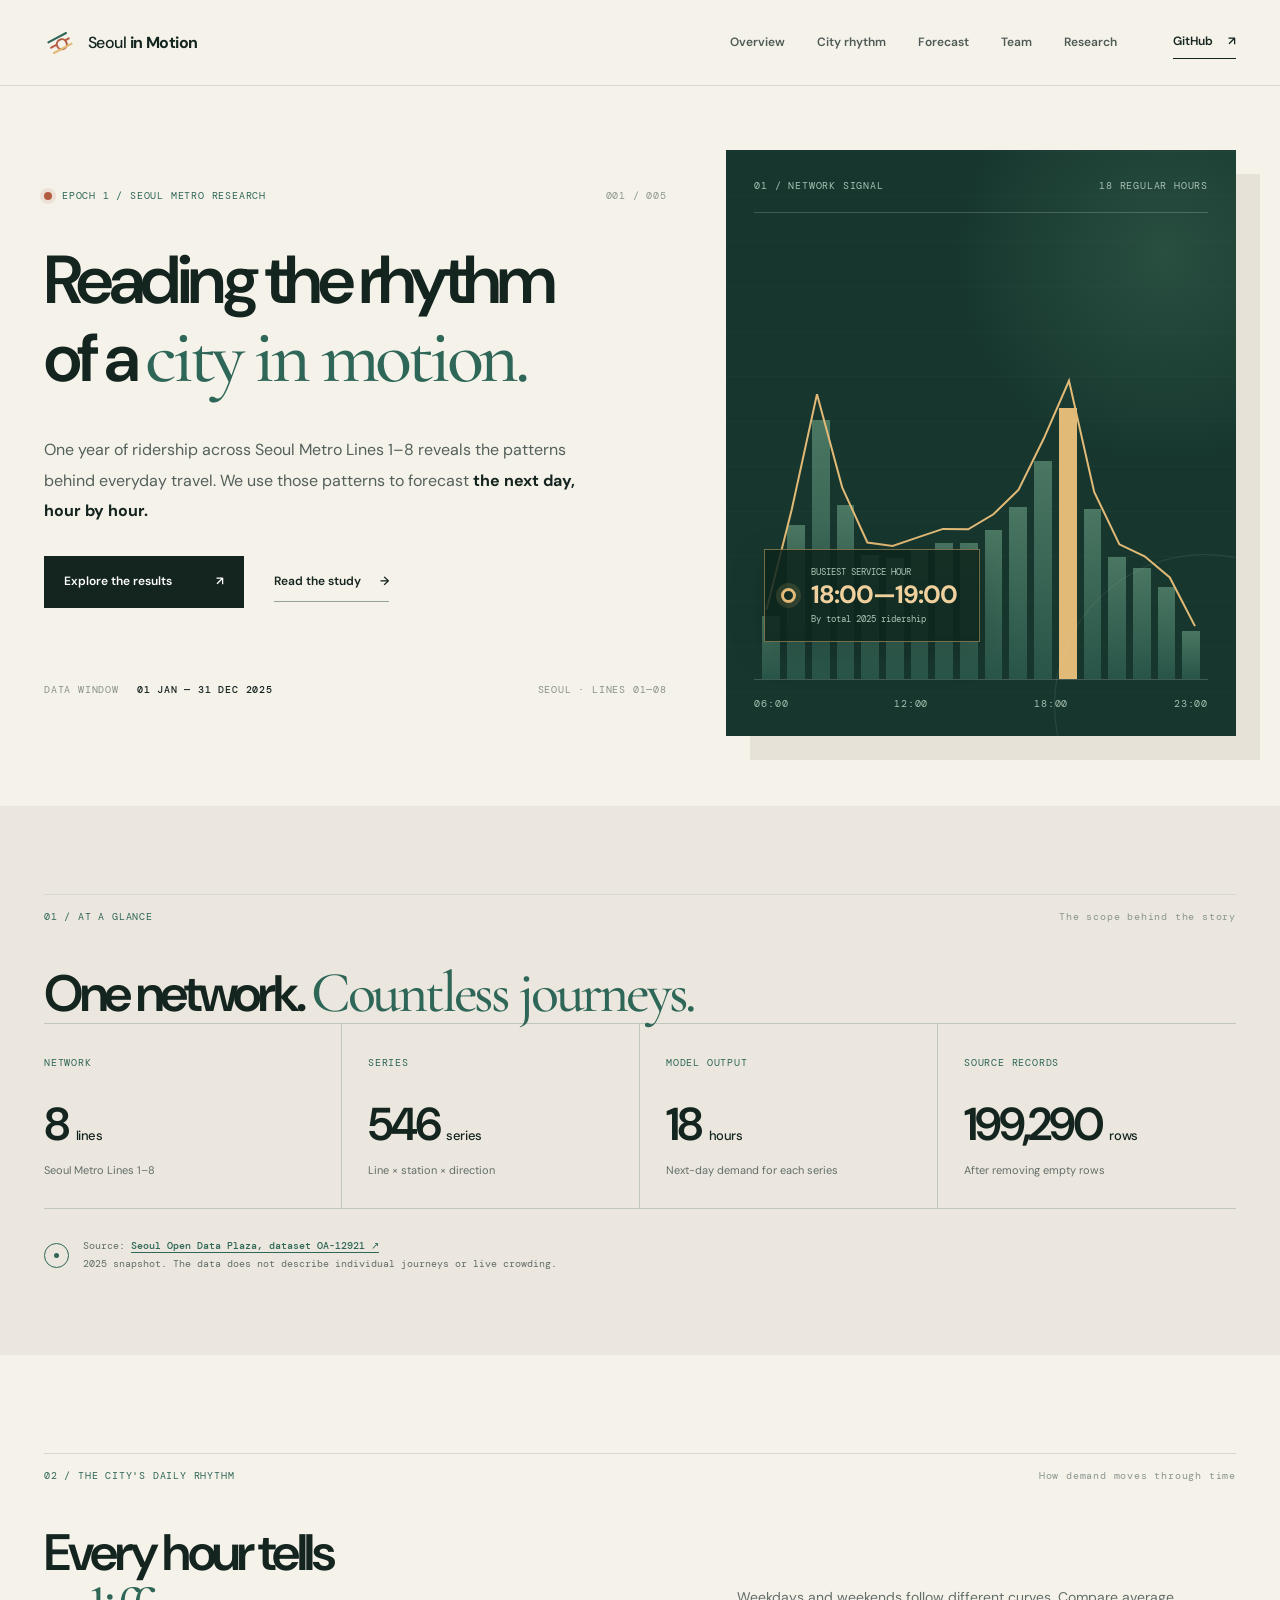
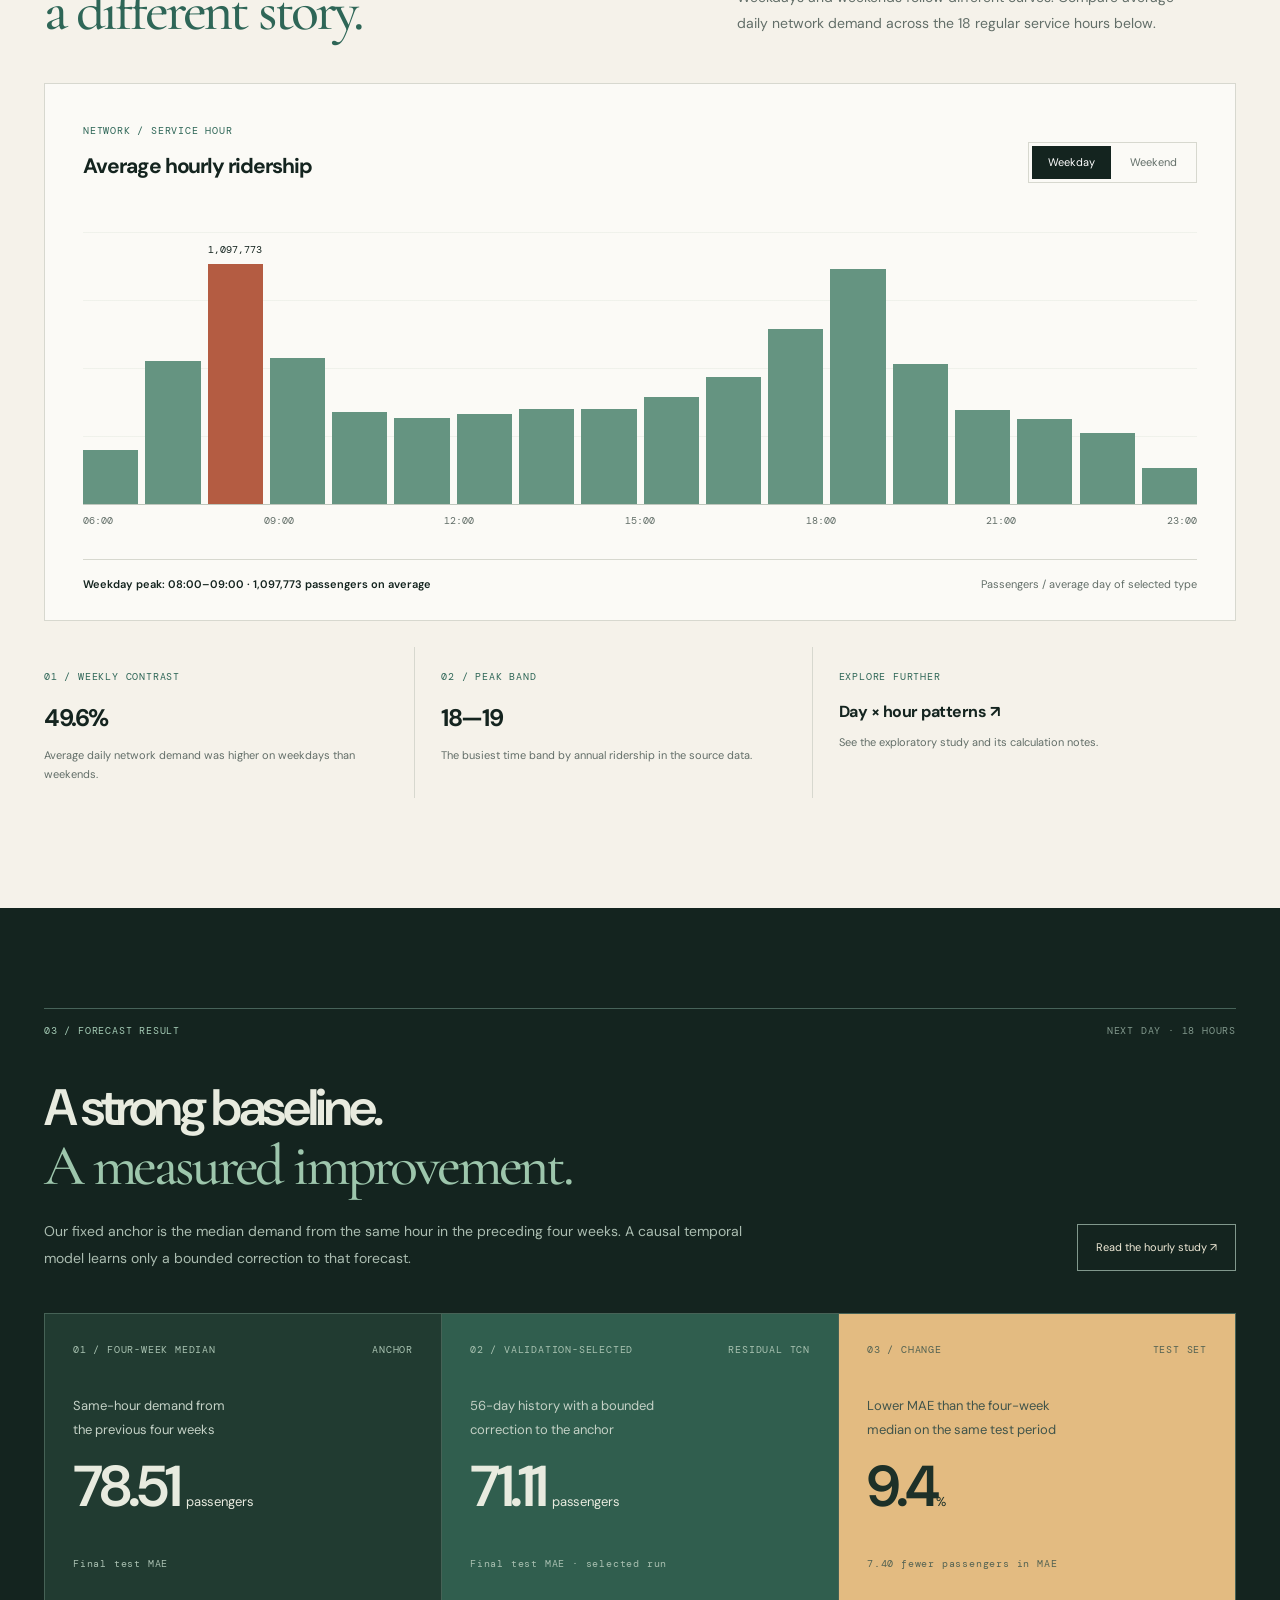
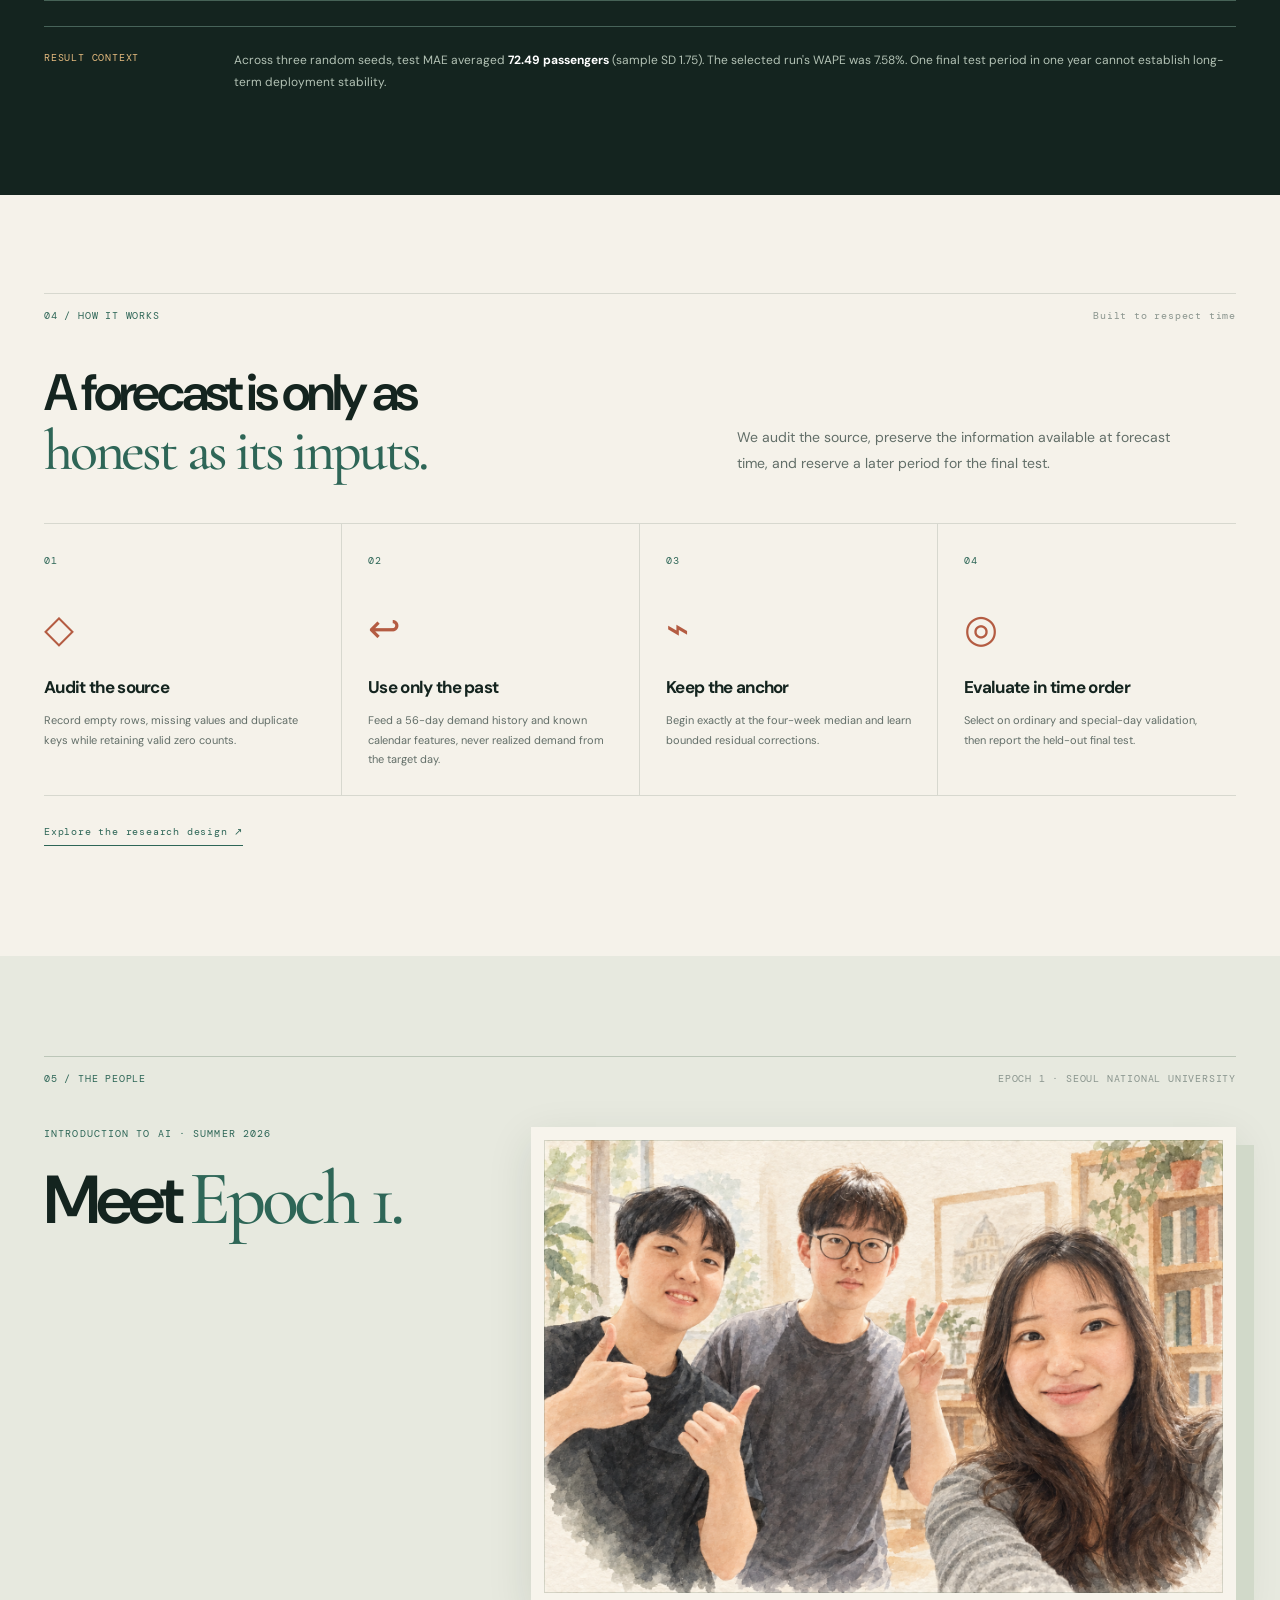
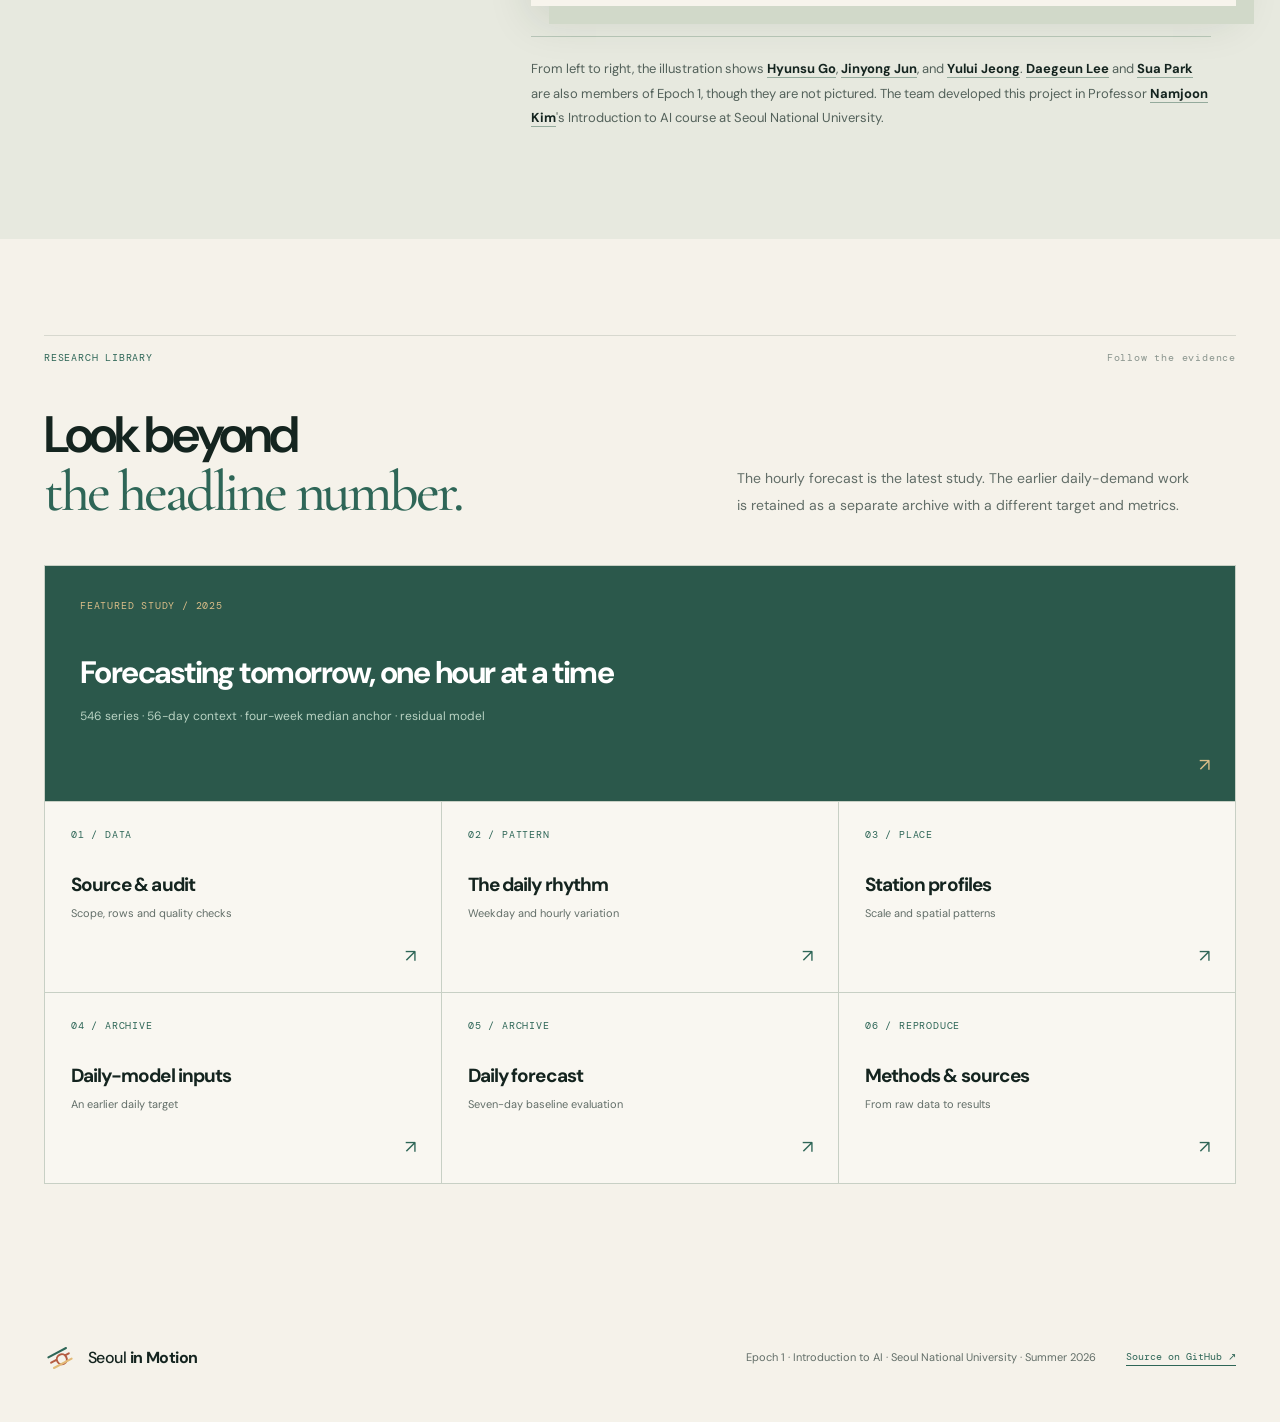
<file: site/index.html>
<!doctype html>
<html lang="en">
<head>
<meta charset="utf-8"><meta name="viewport" content="width=device-width, initial-scale=1">
<link rel="icon" type="image/svg+xml" href="favicon.svg">
<meta name="description" content="Epoch 1 explores the rhythm of Seoul Metro and forecasts next-day hourly ridership across Lines 1–8.">
<meta name="theme-color" content="#f5f2ea">
<title>Seoul in Motion — Epoch 1</title>
<link rel="preconnect" href="https://fonts.googleapis.com"><link rel="preconnect" href="https://fonts.gstatic.com" crossorigin>
<link href="https://fonts.googleapis.com/css2?family=Cormorant+Garamond:ital,wght@0,500;1,500&family=DM+Mono:wght@400;500&family=DM+Sans:wght@400;500;600;700&display=swap" rel="stylesheet">
<link rel="stylesheet" href="edition.css?v=4"><link rel="stylesheet" href="polish.css?v=3"><script src="edition.js?v=3" defer></script>
</head>
<body>
<a class="skip-link" href="#main">Skip to content</a>
<header class="masthead"><a class="wordmark" href="#top" aria-label="Seoul in Motion home"><span class="mark" aria-hidden="true"><i></i><i></i><i></i></span><span>Seoul <b>in Motion</b></span></a><nav class="desktop-nav" aria-label="Main navigation"><a href="#overview">Overview</a><a href="#explore">City rhythm</a><a href="#results">Forecast</a><a href="#team">Team</a><a href="#library">Research</a></nav><a class="header-action" href="https://github.com/gohyunsu/seoul-metro" target="_blank" rel="noopener noreferrer">GitHub <span aria-hidden="true">↗</span></a><details class="mobile-menu"><summary>Menu <span aria-hidden="true">☰</span></summary><nav aria-label="Mobile navigation"><a href="#overview">Overview</a><a href="#explore">City rhythm</a><a href="#results">Forecast</a><a href="#team">Team</a><a href="#library">Research</a></nav></details></header>
<main id="main">
<section class="hero page-width" id="top"><div class="hero-copy"><div class="hero-kicker"><span class="signal-dot"></span> EPOCH 1 / SEOUL METRO RESEARCH <span>001 / 005</span></div><h1>Reading the rhythm<br>of a <em>city in motion.</em></h1><p class="hero-lede">One year of ridership across Seoul Metro Lines 1–8 reveals the patterns behind everyday travel. We use those patterns to forecast <strong>the next day, hour by hour.</strong></p><div class="hero-links"><a class="primary-link" href="#results">Explore the results <span aria-hidden="true">↗</span></a><a class="quiet-link" href="hourly-study.html">Read the study <span aria-hidden="true">→</span></a></div><div class="hero-caption"><span>DATA WINDOW</span><strong>01 JAN — 31 DEC 2025</strong><span>SEOUL · LINES 01—08</span></div></div><div class="hero-art" aria-label="Visualization of average ridership by service hour"><div class="art-topline"><span>01 / NETWORK SIGNAL</span><span>18 REGULAR HOURS</span></div><div class="art-chart" id="heroChart" role="img" aria-label="Average ridership across 18 regular service hours in 2025"></div><div class="art-overlay"><div class="art-node" aria-hidden="true"></div><div><span>BUSIEST SERVICE HOUR</span><strong>18:00—19:00</strong><small>By total 2025 ridership</small></div></div><div class="art-bottomline"><span>06:00</span><span>12:00</span><span>18:00</span><span>23:00</span></div></div></section>
<section class="numbers" id="overview" aria-labelledby="numbers-title"><div class="page-width"><div class="section-index"><span>01 / AT A GLANCE</span><span>The scope behind the story</span></div><h2 id="numbers-title" class="section-title">One network. <em>Countless journeys.</em></h2><div class="number-grid"><article><span>NETWORK</span><strong>8<small>lines</small></strong><p>Seoul Metro Lines 1–8</p></article><article><span>SERIES</span><strong>546<small>series</small></strong><p>Line × station × direction</p></article><article><span>MODEL OUTPUT</span><strong>18<small>hours</small></strong><p>Next-day demand for each series</p></article><article><span>SOURCE RECORDS</span><strong>199,290<small>rows</small></strong><p>After removing empty rows</p></article></div><div class="source-note"><span class="source-line-icon" aria-hidden="true"></span><p>Source: <a href="https://data.seoul.go.kr/dataList/OA-12921/F/1/datasetView.do" target="_blank" rel="noopener noreferrer">Seoul Open Data Plaza, dataset OA-12921 ↗</a><br>2025 snapshot. The data does not describe individual journeys or live crowding.</p></div></div></section>
<section class="rhythm page-width" id="explore" aria-labelledby="rhythm-title"><div class="section-index"><span>02 / THE CITY'S DAILY RHYTHM</span><span>How demand moves through time</span></div><div class="section-heading"><h2 id="rhythm-title" class="section-title">Every hour tells<br><em>a different story.</em></h2><p>Weekdays and weekends follow different curves. Compare average daily network demand across the 18 regular service hours below.</p></div><div class="rhythm-panel"><div class="rhythm-controls"><div><span class="panel-kicker">NETWORK / SERVICE HOUR</span><h3>Average hourly ridership</h3></div><div class="segmented-control" aria-label="Day type"><button type="button" class="is-active" data-rhythm="weekday" aria-pressed="true">Weekday</button><button type="button" data-rhythm="weekend" aria-pressed="false">Weekend</button></div></div><div class="rhythm-plot" id="rhythmPlot" role="img" aria-label="Average weekday ridership by service hour"></div><div class="rhythm-axis" aria-hidden="true"><span>06:00</span><span>09:00</span><span>12:00</span><span>15:00</span><span>18:00</span><span>21:00</span><span>23:00</span></div><div class="rhythm-foot"><p id="rhythmInsight">Loading the hourly profile…</p><span>Passengers / average day of selected type</span></div></div><div class="rhythm-takeaways"><div><span>01 / WEEKLY CONTRAST</span><strong>49.6%</strong><p>Average daily network demand was higher on weekdays than weekends.</p></div><div><span>02 / PEAK BAND</span><strong>18—19</strong><p>The busiest time band by annual ridership in the source data.</p></div><a href="daily-rhythm.html"><span>EXPLORE FURTHER</span><strong>Day × hour patterns ↗</strong><p>See the exploratory study and its calculation notes.</p></a></div></section>
<section class="result-section" id="results" aria-labelledby="results-title"><div class="page-width"><div class="section-index"><span>03 / FORECAST RESULT</span><span>NEXT DAY · 18 HOURS</span></div><div class="result-intro"><div><h2 id="results-title" class="section-title">A strong baseline.<br><em>A measured improvement.</em></h2><p>Our fixed anchor is the median demand from the same hour in the preceding four weeks. A causal temporal model learns only a bounded correction to that forecast.</p></div><a class="outline-link" href="hourly-study.html">Read the hourly study ↗</a></div><div class="result-grid"><article class="result-card baseline"><div class="card-top"><span>01 / FOUR-WEEK MEDIAN</span><span>ANCHOR</span></div><p>Same-hour demand from<br>the previous four weeks</p><strong>78.51 <small>passengers</small></strong><span class="card-bottom">Final test MAE</span></article><article class="result-card selected"><div class="card-top"><span>02 / VALIDATION-SELECTED</span><span>RESIDUAL TCN</span></div><p>56-day history with a bounded<br>correction to the anchor</p><strong>71.11 <small>passengers</small></strong><span class="card-bottom">Final test MAE · selected run</span></article><article class="result-card improvement"><div class="card-top"><span>03 / CHANGE</span><span>TEST SET</span></div><p>Lower MAE than the four-week<br>median on the same test period</p><strong>9.4<small>%</small></strong><span class="card-bottom">7.40 fewer passengers in MAE</span></article></div><div class="result-caveat"><span>RESULT CONTEXT</span><p>Across three random seeds, test MAE averaged <strong>72.49 passengers</strong> (sample SD 1.75). The selected run's WAPE was 7.58%. One final test period in one year cannot establish long-term deployment stability.</p></div></div></section>
<section class="method page-width" id="preprocess" aria-labelledby="method-title"><div class="section-index"><span>04 / HOW IT WORKS</span><span>Built to respect time</span></div><div class="section-heading"><h2 id="method-title" class="section-title">A forecast is only as<br><em>honest as its inputs.</em></h2><p>We audit the source, preserve the information available at forecast time, and reserve a later period for the final test.</p></div><div class="method-steps"><article><span>01</span><div class="method-symbol" aria-hidden="true">◇</div><h3>Audit the source</h3><p>Record empty rows, missing values and duplicate keys while retaining valid zero counts.</p></article><article><span>02</span><div class="method-symbol" aria-hidden="true">↩</div><h3>Use only the past</h3><p>Feed a 56-day demand history and known calendar features, never realized demand from the target day.</p></article><article><span>03</span><div class="method-symbol" aria-hidden="true">⌁</div><h3>Keep the anchor</h3><p>Begin exactly at the four-week median and learn bounded residual corrections.</p></article><article><span>04</span><div class="method-symbol" aria-hidden="true">◎</div><h3>Evaluate in time order</h3><p>Select on ordinary and special-day validation, then report the held-out final test.</p></article></div><a class="method-link" href="hourly-study.html#method">Explore the research design ↗</a></section>
<section class="team-section" id="team" aria-labelledby="team-title">
<div class="page-width">
<div class="section-index"><span>05 / THE PEOPLE</span><span>EPOCH 1 · SEOUL NATIONAL UNIVERSITY</span></div>
<div class="team-layout">
<div class="team-intro">
<span class="team-overline">INTRODUCTION TO AI · SUMMER 2026</span>
<h2 id="team-title" class="section-title">Meet <em>Epoch 1.</em></h2>

</div>
<figure class="team-figure">
<div class="team-image-frame"><img src="assets/epoch-1-watercolor.png" alt="Watercolor illustration of three Epoch 1 team members" width="1536" height="1024" loading="lazy"></div>
<figcaption>From left to right, the illustration shows <a href="mailto:hsmail02@snu.ac.kr"><strong>Hyunsu Go</strong></a>, <a href="mailto:junjinyong@snu.ac.kr"><strong>Jinyong Jun</strong></a>, and <a href="mailto:yule27@snu.ac.kr"><strong>Yului Jeong</strong></a>. <a href="mailto:daegeun0312@snu.ac.kr"><strong>Daegeun Lee</strong></a> and <a href="mailto:cathy572@snu.ac.kr"><strong>Sua Park</strong></a> are also members of Epoch 1, though they are not pictured. The team developed this project in Professor <a href="mailto:knj01@snu.ac.kr"><strong>Namjoon Kim</strong></a>'s Introduction to AI course at Seoul National University.</figcaption>
</figure>
</div>
</div>
</section>
<section class="library-section" id="library" aria-labelledby="library-title"><div class="page-width"><div class="section-index"><span>RESEARCH LIBRARY</span><span>Follow the evidence</span></div><div class="section-heading"><h2 id="library-title" class="section-title">Look beyond<br><em>the headline number.</em></h2><p>The hourly forecast is the latest study. The earlier daily-demand work is retained as a separate archive with a different target and metrics.</p></div><div class="library-grid"><a class="library-feature" href="hourly-study.html"><span>FEATURED STUDY / 2025</span><strong>Forecasting tomorrow, one hour at a time</strong><p>546 series · 56-day context · four-week median anchor · residual model</p><b aria-hidden="true">↗</b></a><a href="data-audit.html"><span>01 / DATA</span><strong>Source &amp; audit</strong><p>Scope, rows and quality checks</p><b aria-hidden="true">↗</b></a><a href="daily-rhythm.html"><span>02 / PATTERN</span><strong>The daily rhythm</strong><p>Weekday and hourly variation</p><b aria-hidden="true">↗</b></a><a href="station-guide.html"><span>03 / PLACE</span><strong>Station profiles</strong><p>Scale and spatial patterns</p><b aria-hidden="true">↗</b></a><a href="input-profile.html"><span>04 / ARCHIVE</span><strong>Daily-model inputs</strong><p>An earlier daily target</p><b aria-hidden="true">↗</b></a><a href="forecast-guide.html"><span>05 / ARCHIVE</span><strong>Daily forecast</strong><p>Seven-day baseline evaluation</p><b aria-hidden="true">↗</b></a><a href="methodology.html"><span>06 / REPRODUCE</span><strong>Methods &amp; sources</strong><p>From raw data to results</p><b aria-hidden="true">↗</b></a></div></div></section>
</main><footer class="footer page-width"><a class="wordmark" href="#top"><span class="mark" aria-hidden="true"><i></i><i></i><i></i></span><span>Seoul <b>in Motion</b></span></a><p>Epoch 1 · Introduction to AI · Seoul National University · Summer 2026</p><a href="https://github.com/gohyunsu/seoul-metro" target="_blank" rel="noopener noreferrer">Source on GitHub ↗</a></footer>
</body></html>
</file>
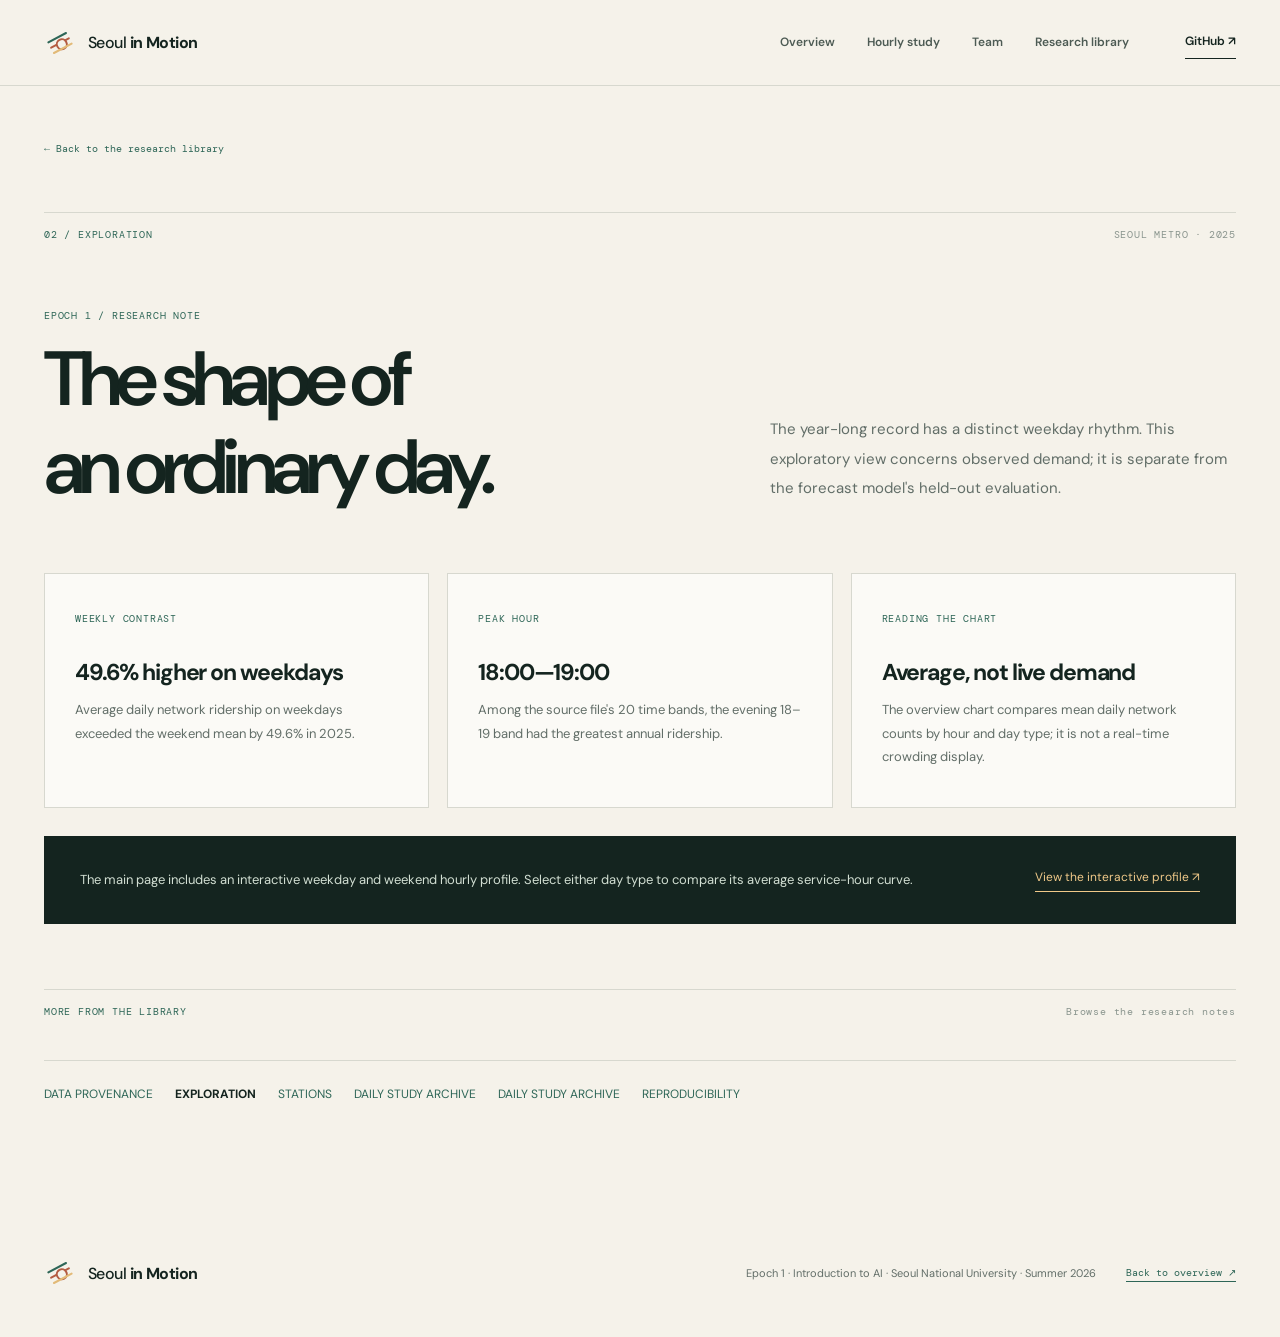
<file: site/daily-rhythm.html>
<!doctype html>
<html lang="en">
<head><meta charset="utf-8"><meta name="viewport" content="width=device-width, initial-scale=1"><link rel="icon" type="image/svg+xml" href="favicon.svg"><meta name="description" content="The year-long record has a distinct weekday rhythm. This exploratory view concerns observed demand; it is separate from the forecast model's held-out evaluation."><meta name="theme-color" content="#f5f2ea"><title>The shape of an ordinary day. — Seoul in Motion</title><link rel="preconnect" href="https://fonts.googleapis.com"><link rel="preconnect" href="https://fonts.gstatic.com" crossorigin><link href="https://fonts.googleapis.com/css2?family=Cormorant+Garamond:ital,wght@0,500;1,500&family=DM+Mono:wght@400;500&family=DM+Sans:wght@400;500;600;700&display=swap" rel="stylesheet"><link rel="stylesheet" href="edition.css?v=4"><link rel="stylesheet" href="polish.css?v=3"></head>
<body class="archive-page"><a class="skip-link" href="#main">Skip to content</a><header class="masthead"><a class="wordmark" href="index.html" aria-label="Seoul in Motion home"><span class="mark" aria-hidden="true"><i></i><i></i><i></i></span><span>Seoul <b>in Motion</b></span></a><nav class="desktop-nav" aria-label="Main navigation"><a href="index.html">Overview</a><a href="hourly-study.html">Hourly study</a><a href="index.html#team">Team</a><a href="index.html#library">Research library</a></nav><a class="header-action" href="https://github.com/gohyunsu/seoul-metro" target="_blank" rel="noopener noreferrer">GitHub ↗</a><details class="mobile-menu"><summary>Menu <span aria-hidden="true">☰</span></summary><nav aria-label="Mobile navigation"><a href="index.html">Overview</a><a href="hourly-study.html">Hourly study</a><a href="index.html#team">Team</a><a href="index.html#library">Research library</a></nav></details></header>
<main id="main"><section class="study-hero page-width"><a class="study-back" href="index.html#library">← Back to the research library</a><div class="section-index"><span>02 / EXPLORATION</span><span>SEOUL METRO · 2025</span></div><div class="study-hero-grid"><div><p class="study-eyebrow">EPOCH 1 / RESEARCH NOTE</p><h1>The shape of<br>an ordinary day.</h1></div><p>The year-long record has a distinct weekday rhythm. This exploratory view concerns observed demand; it is separate from the forecast model's held-out evaluation.</p></div></section><section class="archive-content page-width"><div class="archive-grid"><article class="archive-card"><span>WEEKLY CONTRAST</span><h2>49.6% higher on weekdays</h2><p>Average daily network ridership on weekdays exceeded the weekend mean by 49.6% in 2025.</p></article><article class="archive-card"><span>PEAK HOUR</span><h2>18:00—19:00</h2><p>Among the source file's 20 time bands, the evening 18–19 band had the greatest annual ridership.</p></article><article class="archive-card"><span>READING THE CHART</span><h2>Average, not live demand</h2><p>The overview chart compares mean daily network counts by hour and day type; it is not a real-time crowding display.</p></article></div><div class="archive-callout"><p>The main page includes an interactive weekday and weekend hourly profile. Select either day type to compare its average service-hour curve.</p><a href="index.html#explore">View the interactive profile ↗</a></div><div class="section-index archive-nav-heading"><span>MORE FROM THE LIBRARY</span><span>Browse the research notes</span></div><nav class="archive-nav" aria-label="Research notes"><a href="data-audit.html">DATA PROVENANCE</a><a href="daily-rhythm.html" aria-current="page">EXPLORATION</a><a href="station-guide.html">STATIONS</a><a href="input-profile.html">DAILY STUDY ARCHIVE</a><a href="forecast-guide.html">DAILY STUDY ARCHIVE</a><a href="methodology.html">REPRODUCIBILITY</a></nav></section></main><footer class="footer page-width"><a class="wordmark" href="index.html"><span class="mark" aria-hidden="true"><i></i><i></i><i></i></span><span>Seoul <b>in Motion</b></span></a><p>Epoch 1 · Introduction to AI · Seoul National University · Summer 2026</p><a href="index.html">Back to overview ↗</a></footer></body></html>
</file>
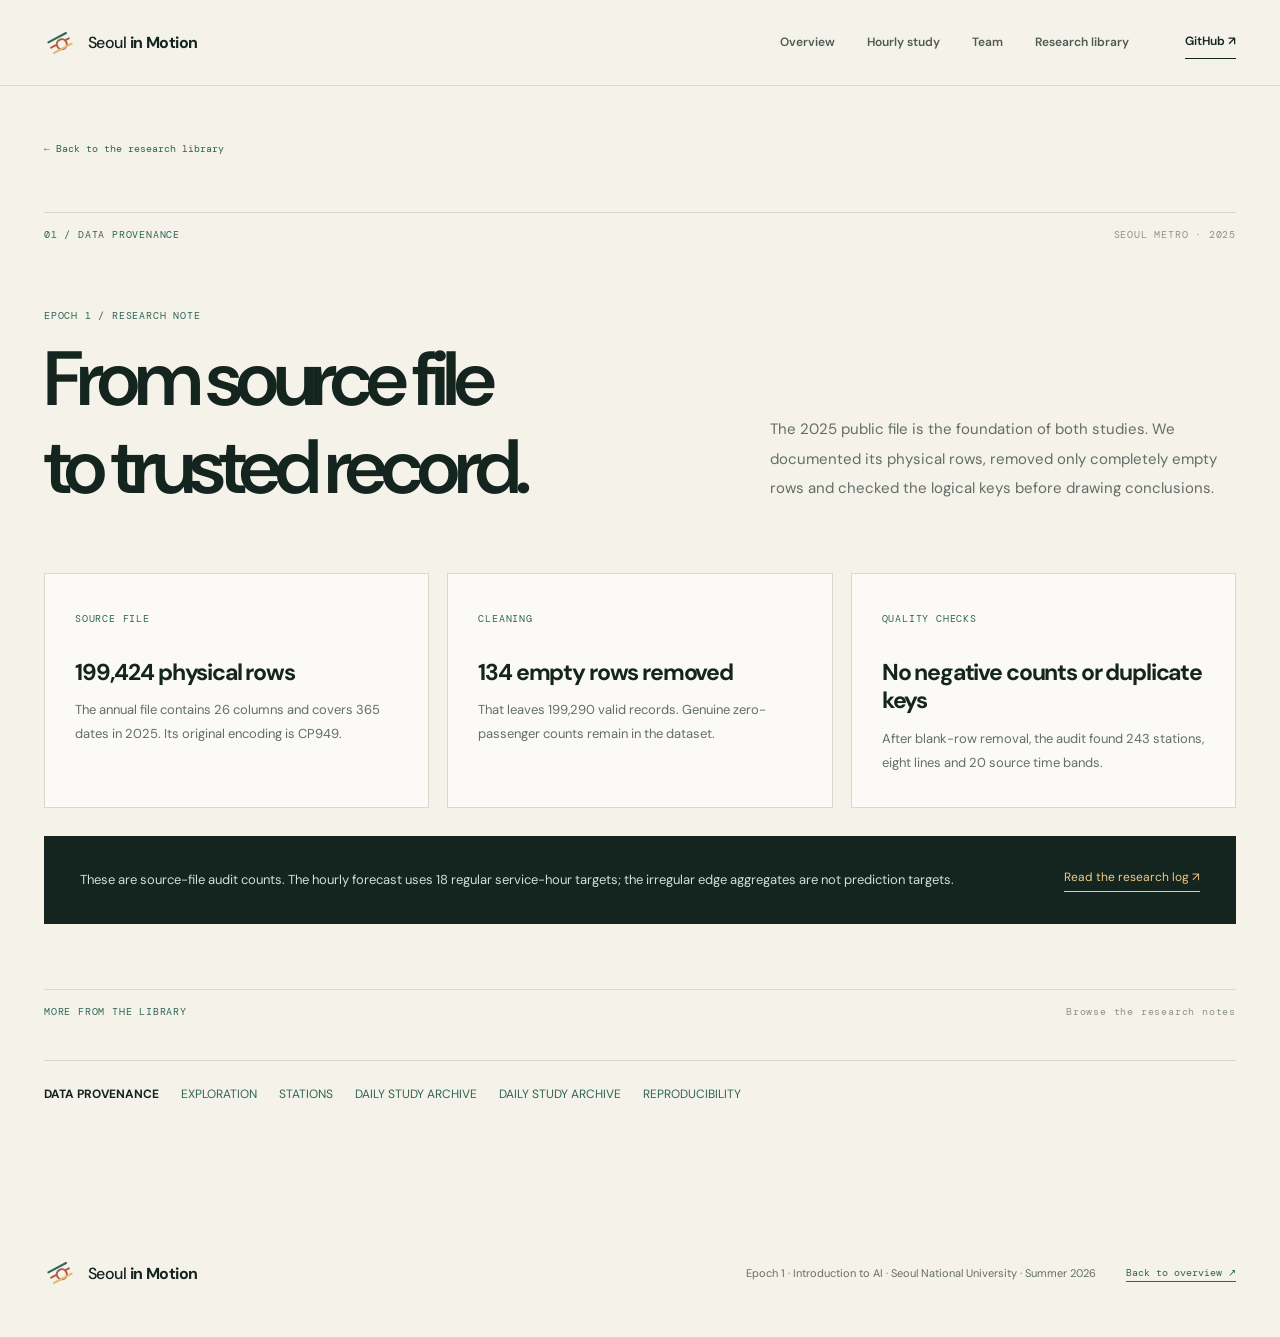
<file: site/data-audit.html>
<!doctype html>
<html lang="en">
<head><meta charset="utf-8"><meta name="viewport" content="width=device-width, initial-scale=1"><link rel="icon" type="image/svg+xml" href="favicon.svg"><meta name="description" content="The 2025 public file is the foundation of both studies. We documented its physical rows, removed only completely empty rows and checked the logical keys before drawing conclusions."><meta name="theme-color" content="#f5f2ea"><title>From source file to trusted record. — Seoul in Motion</title><link rel="preconnect" href="https://fonts.googleapis.com"><link rel="preconnect" href="https://fonts.gstatic.com" crossorigin><link href="https://fonts.googleapis.com/css2?family=Cormorant+Garamond:ital,wght@0,500;1,500&family=DM+Mono:wght@400;500&family=DM+Sans:wght@400;500;600;700&display=swap" rel="stylesheet"><link rel="stylesheet" href="edition.css?v=4"><link rel="stylesheet" href="polish.css?v=3"></head>
<body class="archive-page"><a class="skip-link" href="#main">Skip to content</a><header class="masthead"><a class="wordmark" href="index.html" aria-label="Seoul in Motion home"><span class="mark" aria-hidden="true"><i></i><i></i><i></i></span><span>Seoul <b>in Motion</b></span></a><nav class="desktop-nav" aria-label="Main navigation"><a href="index.html">Overview</a><a href="hourly-study.html">Hourly study</a><a href="index.html#team">Team</a><a href="index.html#library">Research library</a></nav><a class="header-action" href="https://github.com/gohyunsu/seoul-metro" target="_blank" rel="noopener noreferrer">GitHub ↗</a><details class="mobile-menu"><summary>Menu <span aria-hidden="true">☰</span></summary><nav aria-label="Mobile navigation"><a href="index.html">Overview</a><a href="hourly-study.html">Hourly study</a><a href="index.html#team">Team</a><a href="index.html#library">Research library</a></nav></details></header>
<main id="main"><section class="study-hero page-width"><a class="study-back" href="index.html#library">← Back to the research library</a><div class="section-index"><span>01 / DATA PROVENANCE</span><span>SEOUL METRO · 2025</span></div><div class="study-hero-grid"><div><p class="study-eyebrow">EPOCH 1 / RESEARCH NOTE</p><h1>From source file<br>to trusted record.</h1></div><p>The 2025 public file is the foundation of both studies. We documented its physical rows, removed only completely empty rows and checked the logical keys before drawing conclusions.</p></div></section><section class="archive-content page-width"><div class="archive-grid"><article class="archive-card"><span>SOURCE FILE</span><h2>199,424 physical rows</h2><p>The annual file contains 26 columns and covers 365 dates in 2025. Its original encoding is CP949.</p></article><article class="archive-card"><span>CLEANING</span><h2>134 empty rows removed</h2><p>That leaves 199,290 valid records. Genuine zero-passenger counts remain in the dataset.</p></article><article class="archive-card"><span>QUALITY CHECKS</span><h2>No negative counts or duplicate keys</h2><p>After blank-row removal, the audit found 243 stations, eight lines and 20 source time bands.</p></article></div><div class="archive-callout"><p>These are source-file audit counts. The hourly forecast uses 18 regular service-hour targets; the irregular edge aggregates are not prediction targets.</p><a href="https://github.com/gohyunsu/seoul-metro/blob/main/docs/RESEARCH_LOG.md" target="_blank" rel="noopener noreferrer">Read the research log ↗</a></div><div class="section-index archive-nav-heading"><span>MORE FROM THE LIBRARY</span><span>Browse the research notes</span></div><nav class="archive-nav" aria-label="Research notes"><a href="data-audit.html" aria-current="page">DATA PROVENANCE</a><a href="daily-rhythm.html">EXPLORATION</a><a href="station-guide.html">STATIONS</a><a href="input-profile.html">DAILY STUDY ARCHIVE</a><a href="forecast-guide.html">DAILY STUDY ARCHIVE</a><a href="methodology.html">REPRODUCIBILITY</a></nav></section></main><footer class="footer page-width"><a class="wordmark" href="index.html"><span class="mark" aria-hidden="true"><i></i><i></i><i></i></span><span>Seoul <b>in Motion</b></span></a><p>Epoch 1 · Introduction to AI · Seoul National University · Summer 2026</p><a href="index.html">Back to overview ↗</a></footer></body></html>
</file>
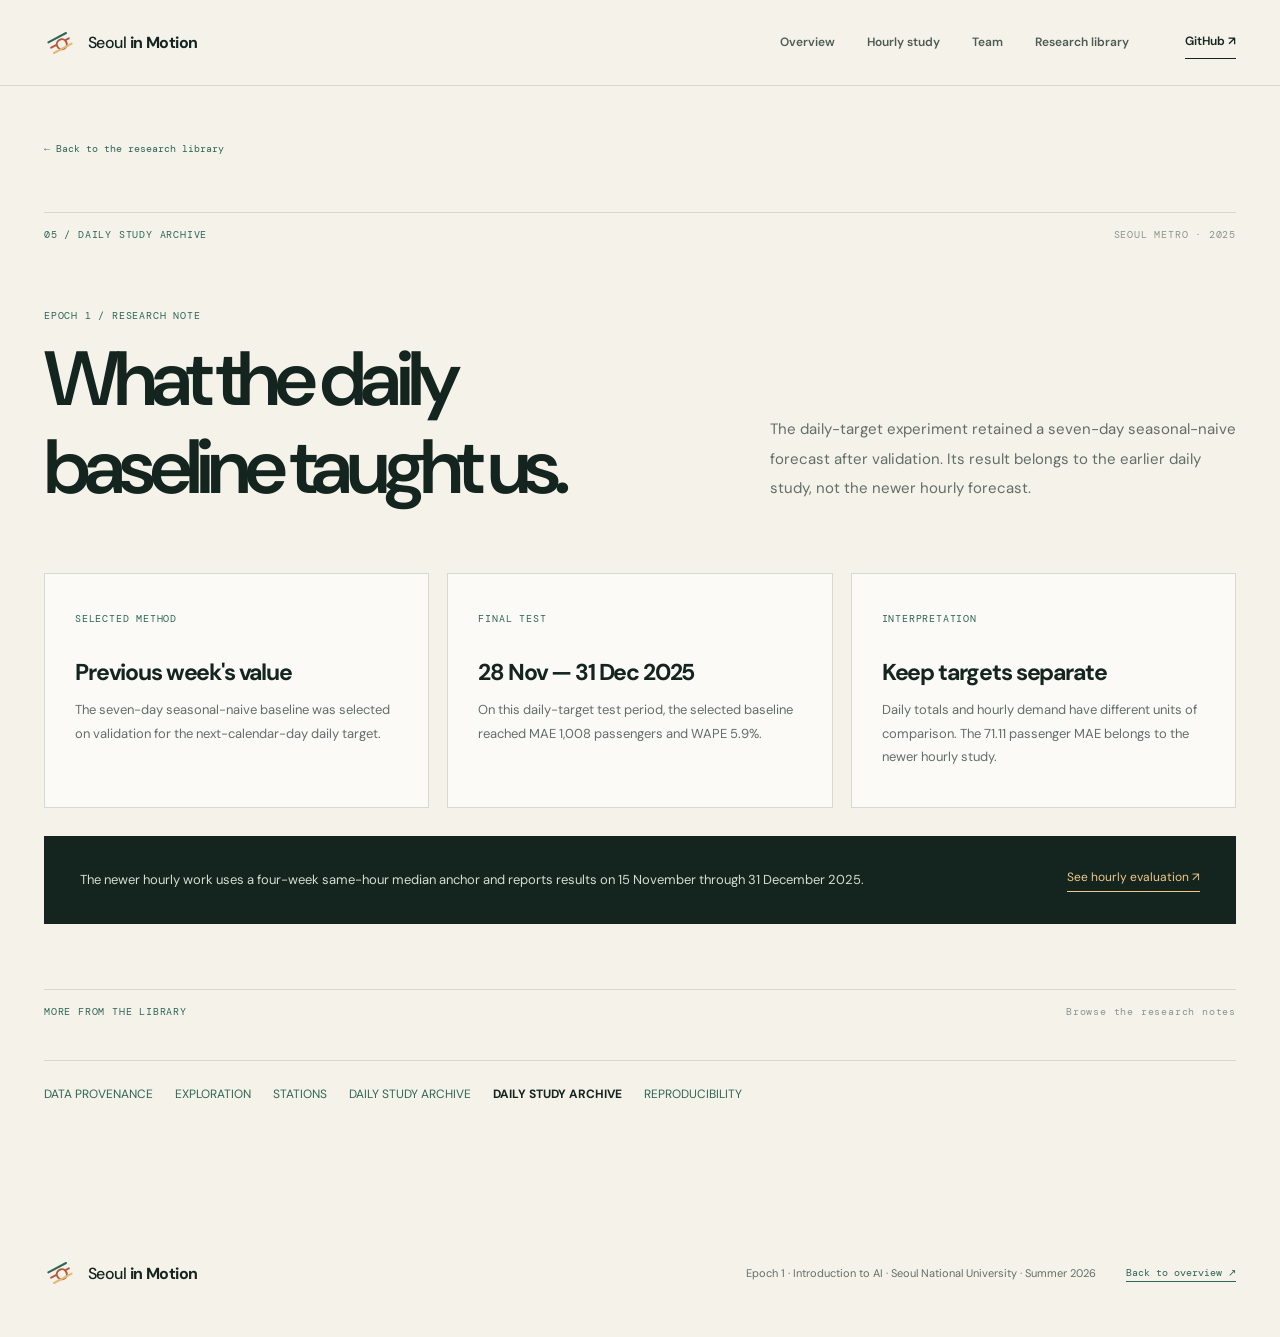
<file: site/forecast-guide.html>
<!doctype html>
<html lang="en">
<head><meta charset="utf-8"><meta name="viewport" content="width=device-width, initial-scale=1"><link rel="icon" type="image/svg+xml" href="favicon.svg"><meta name="description" content="The daily-target experiment retained a seven-day seasonal-naive forecast after validation. Its result belongs to the earlier daily study, not the newer hourly forecast."><meta name="theme-color" content="#f5f2ea"><title>What the daily baseline taught us. — Seoul in Motion</title><link rel="preconnect" href="https://fonts.googleapis.com"><link rel="preconnect" href="https://fonts.gstatic.com" crossorigin><link href="https://fonts.googleapis.com/css2?family=Cormorant+Garamond:ital,wght@0,500;1,500&family=DM+Mono:wght@400;500&family=DM+Sans:wght@400;500;600;700&display=swap" rel="stylesheet"><link rel="stylesheet" href="edition.css?v=4"><link rel="stylesheet" href="polish.css?v=3"></head>
<body class="archive-page"><a class="skip-link" href="#main">Skip to content</a><header class="masthead"><a class="wordmark" href="index.html" aria-label="Seoul in Motion home"><span class="mark" aria-hidden="true"><i></i><i></i><i></i></span><span>Seoul <b>in Motion</b></span></a><nav class="desktop-nav" aria-label="Main navigation"><a href="index.html">Overview</a><a href="hourly-study.html">Hourly study</a><a href="index.html#team">Team</a><a href="index.html#library">Research library</a></nav><a class="header-action" href="https://github.com/gohyunsu/seoul-metro" target="_blank" rel="noopener noreferrer">GitHub ↗</a><details class="mobile-menu"><summary>Menu <span aria-hidden="true">☰</span></summary><nav aria-label="Mobile navigation"><a href="index.html">Overview</a><a href="hourly-study.html">Hourly study</a><a href="index.html#team">Team</a><a href="index.html#library">Research library</a></nav></details></header>
<main id="main"><section class="study-hero page-width"><a class="study-back" href="index.html#library">← Back to the research library</a><div class="section-index"><span>05 / DAILY STUDY ARCHIVE</span><span>SEOUL METRO · 2025</span></div><div class="study-hero-grid"><div><p class="study-eyebrow">EPOCH 1 / RESEARCH NOTE</p><h1>What the daily<br>baseline taught us.</h1></div><p>The daily-target experiment retained a seven-day seasonal-naive forecast after validation. Its result belongs to the earlier daily study, not the newer hourly forecast.</p></div></section><section class="archive-content page-width"><div class="archive-grid"><article class="archive-card"><span>SELECTED METHOD</span><h2>Previous week's value</h2><p>The seven-day seasonal-naive baseline was selected on validation for the next-calendar-day daily target.</p></article><article class="archive-card"><span>FINAL TEST</span><h2>28 Nov — 31 Dec 2025</h2><p>On this daily-target test period, the selected baseline reached MAE 1,008 passengers and WAPE 5.9%.</p></article><article class="archive-card"><span>INTERPRETATION</span><h2>Keep targets separate</h2><p>Daily totals and hourly demand have different units of comparison. The 71.11 passenger MAE belongs to the newer hourly study.</p></article></div><div class="archive-callout"><p>The newer hourly work uses a four-week same-hour median anchor and reports results on 15 November through 31 December 2025.</p><a href="hourly-study.html#evaluation">See hourly evaluation ↗</a></div><div class="section-index archive-nav-heading"><span>MORE FROM THE LIBRARY</span><span>Browse the research notes</span></div><nav class="archive-nav" aria-label="Research notes"><a href="data-audit.html">DATA PROVENANCE</a><a href="daily-rhythm.html">EXPLORATION</a><a href="station-guide.html">STATIONS</a><a href="input-profile.html">DAILY STUDY ARCHIVE</a><a href="forecast-guide.html" aria-current="page">DAILY STUDY ARCHIVE</a><a href="methodology.html">REPRODUCIBILITY</a></nav></section></main><footer class="footer page-width"><a class="wordmark" href="index.html"><span class="mark" aria-hidden="true"><i></i><i></i><i></i></span><span>Seoul <b>in Motion</b></span></a><p>Epoch 1 · Introduction to AI · Seoul National University · Summer 2026</p><a href="index.html">Back to overview ↗</a></footer></body></html>
</file>
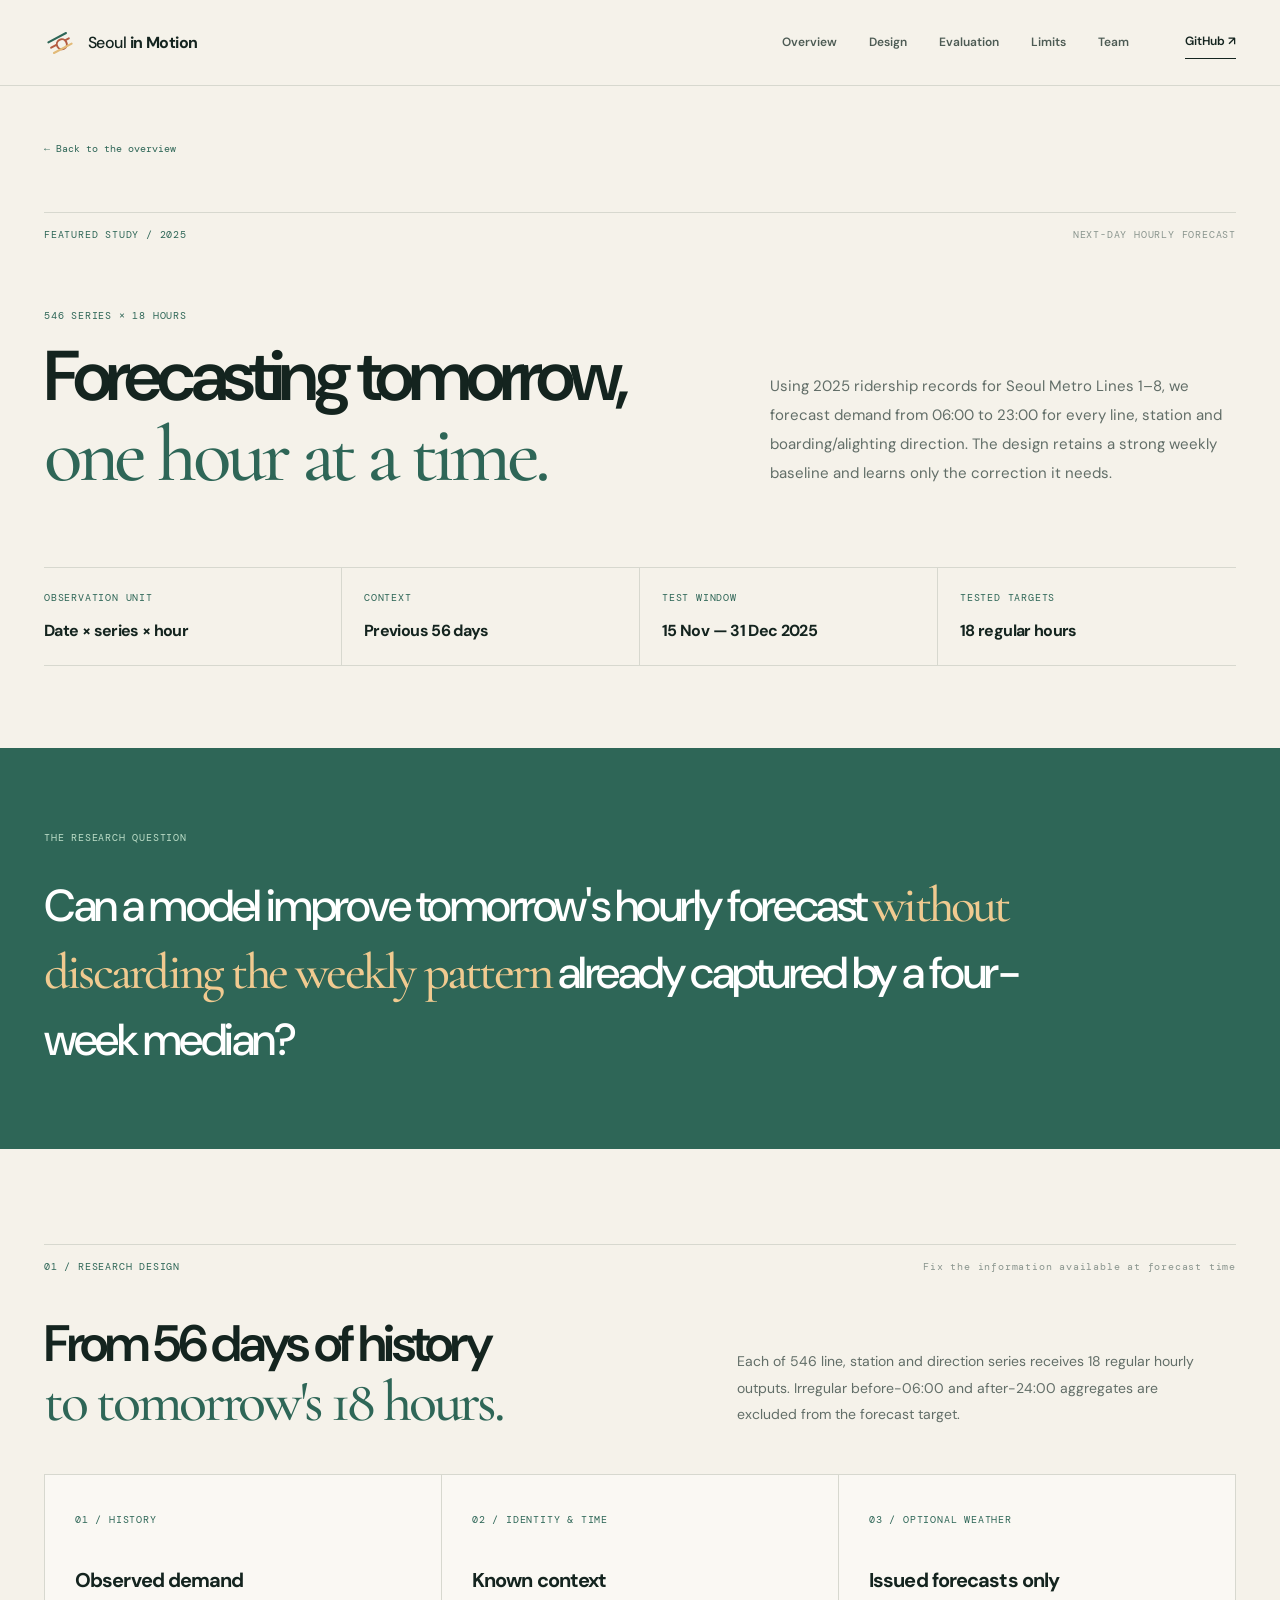
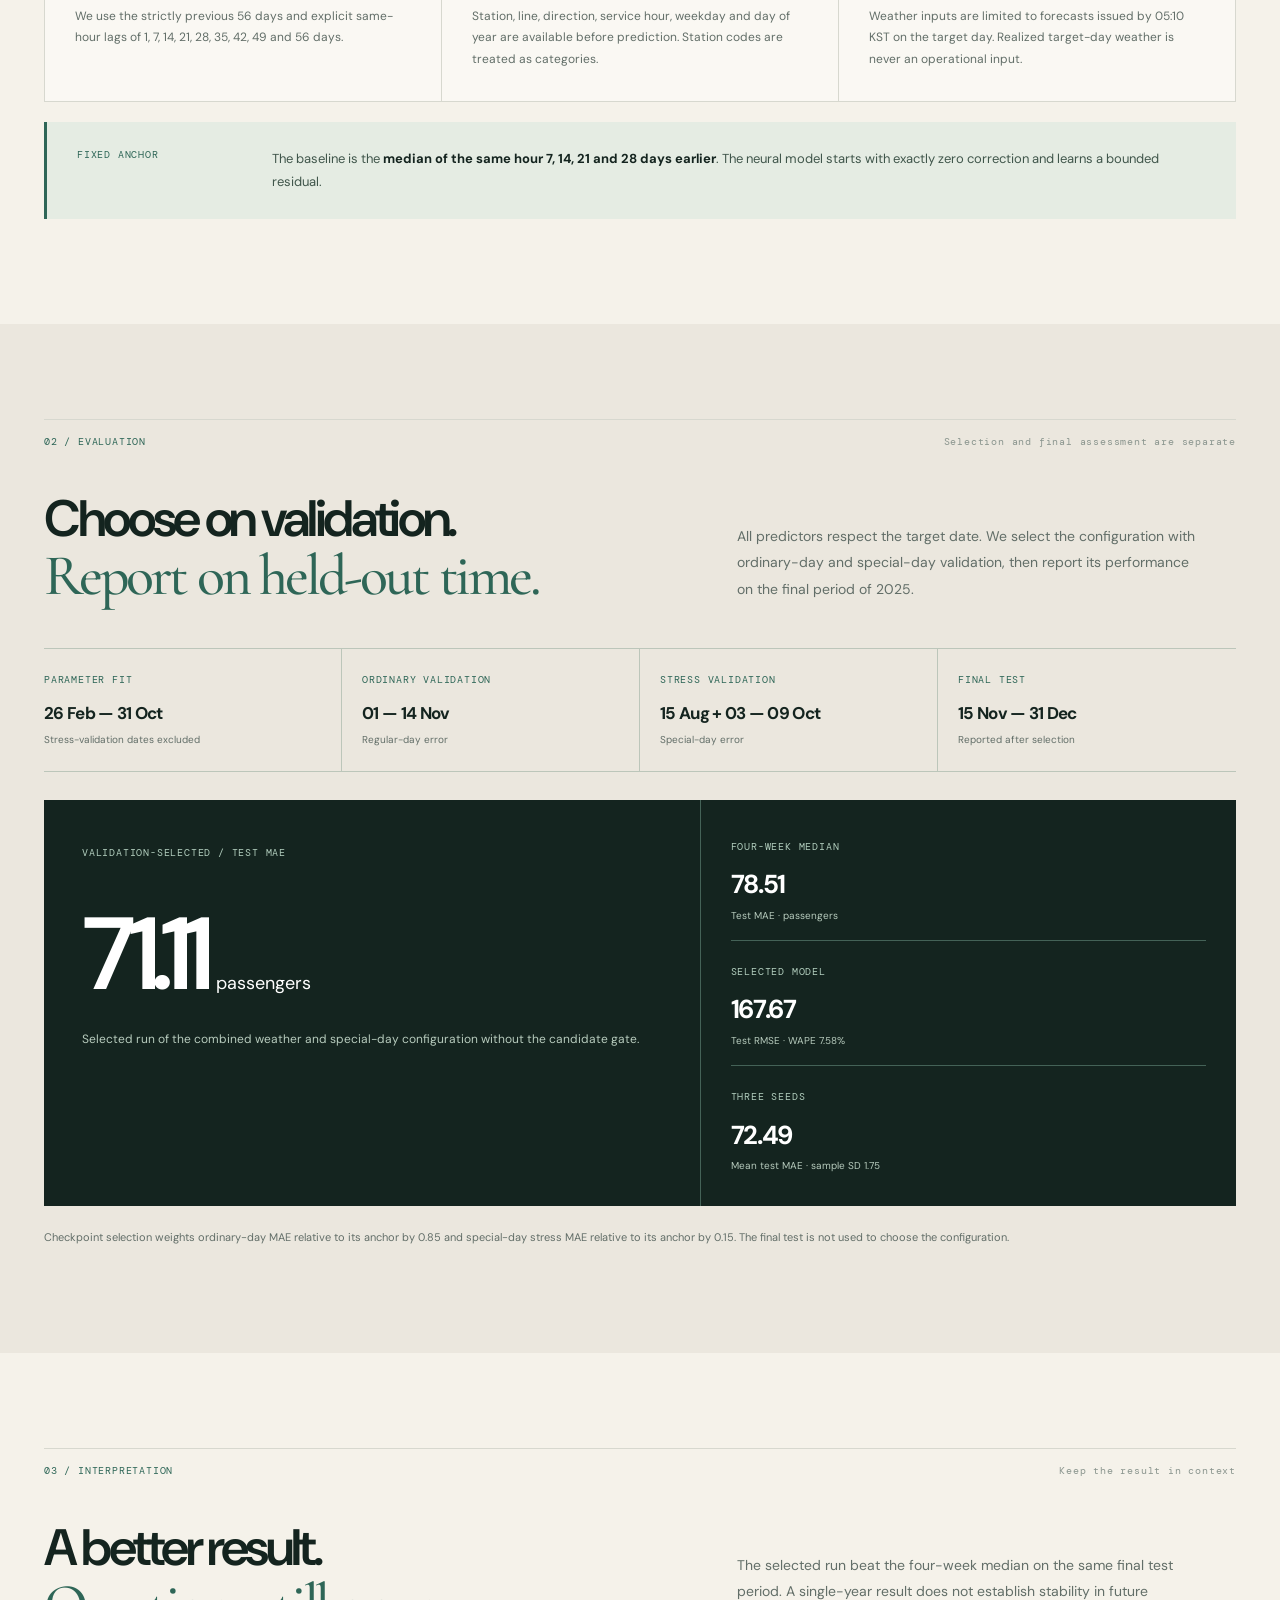
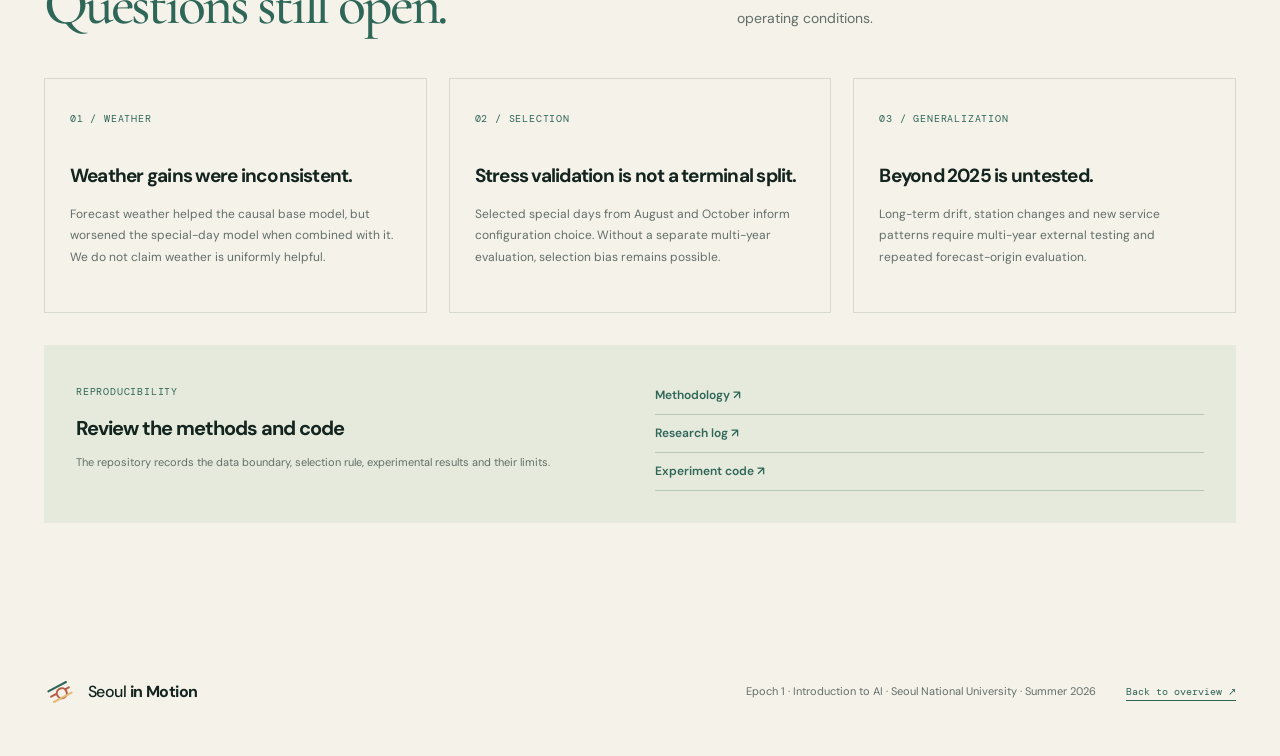
<file: site/hourly-study.html>
<!doctype html>
<html lang="en">
<head>
<meta charset="utf-8"><meta name="viewport" content="width=device-width, initial-scale=1">
<link rel="icon" type="image/svg+xml" href="favicon.svg">
<meta name="description" content="The data, design, evaluation and limitations behind Epoch 1's next-day hourly Seoul Metro forecast.">
<meta name="theme-color" content="#f5f2ea"><title>Hourly Forecast Study — Seoul in Motion</title>
<link rel="preconnect" href="https://fonts.googleapis.com"><link rel="preconnect" href="https://fonts.gstatic.com" crossorigin>
<link href="https://fonts.googleapis.com/css2?family=Cormorant+Garamond:ital,wght@0,500;1,500&family=DM+Mono:wght@400;500&family=DM+Sans:wght@400;500;600;700&display=swap" rel="stylesheet">
<link rel="stylesheet" href="edition.css?v=4"><link rel="stylesheet" href="polish.css?v=3">
</head>
<body class="study-page">
<a class="skip-link" href="#main">Skip to content</a>
<header class="masthead"><a class="wordmark" href="index.html" aria-label="Seoul in Motion home"><span class="mark" aria-hidden="true"><i></i><i></i><i></i></span><span>Seoul <b>in Motion</b></span></a><nav class="desktop-nav" aria-label="Main navigation"><a href="index.html">Overview</a><a href="#method">Design</a><a href="#evaluation">Evaluation</a><a href="#limits">Limits</a><a href="index.html#team">Team</a></nav><a class="header-action" href="https://github.com/gohyunsu/seoul-metro" target="_blank" rel="noopener noreferrer">GitHub ↗</a><details class="mobile-menu"><summary>Menu <span aria-hidden="true">☰</span></summary><nav aria-label="Mobile navigation"><a href="index.html">Overview</a><a href="#method">Design</a><a href="#evaluation">Evaluation</a><a href="#limits">Limits</a><a href="index.html#team">Team</a></nav></details></header>
<main id="main">
<section class="study-hero page-width"><a class="study-back" href="index.html#results">← Back to the overview</a><div class="section-index"><span>FEATURED STUDY / 2025</span><span>NEXT-DAY HOURLY FORECAST</span></div><div class="study-hero-grid"><div><p class="study-eyebrow">546 SERIES × 18 HOURS</p><h1>Forecasting tomorrow,<br><em>one hour at a time.</em></h1></div><p>Using 2025 ridership records for Seoul Metro Lines 1–8, we forecast demand from 06:00 to 23:00 for every line, station and boarding/alighting direction. The design retains a strong weekly baseline and learns only the correction it needs.</p></div><div class="study-facts"><div><span>OBSERVATION UNIT</span><strong>Date × series × hour</strong></div><div><span>CONTEXT</span><strong>Previous 56 days</strong></div><div><span>TEST WINDOW</span><strong>15 Nov — 31 Dec 2025</strong></div><div><span>TESTED TARGETS</span><strong>18 regular hours</strong></div></div></section>
<section class="study-statement"><div class="page-width"><span>THE RESEARCH QUESTION</span><p>Can a model improve tomorrow's hourly forecast <em>without discarding the weekly pattern</em> already captured by a four-week median?</p></div></section>
<section class="study-section page-width" id="method"><div class="section-index"><span>01 / RESEARCH DESIGN</span><span>Fix the information available at forecast time</span></div><div class="section-heading"><h2 class="section-title">From 56 days of history<br><em>to tomorrow's 18 hours.</em></h2><p>Each of 546 line, station and direction series receives 18 regular hourly outputs. Irregular before-06:00 and after-24:00 aggregates are excluded from the forecast target.</p></div><div class="study-process"><article><span>01 / HISTORY</span><h3>Observed demand</h3><p>We use the strictly previous 56 days and explicit same-hour lags of 1, 7, 14, 21, 28, 35, 42, 49 and 56 days.</p></article><article><span>02 / IDENTITY &amp; TIME</span><h3>Known context</h3><p>Station, line, direction, service hour, weekday and day of year are available before prediction. Station codes are treated as categories.</p></article><article><span>03 / OPTIONAL WEATHER</span><h3>Issued forecasts only</h3><p>Weather inputs are limited to forecasts issued by 05:10 KST on the target day. Realized target-day weather is never an operational input.</p></article></div><div class="study-rule"><span>FIXED ANCHOR</span><p>The baseline is the <strong>median of the same hour 7, 14, 21 and 28 days earlier</strong>. The neural model starts with exactly zero correction and learns a bounded residual.</p></div></section>
<section class="study-section study-evaluation" id="evaluation"><div class="page-width"><div class="section-index"><span>02 / EVALUATION</span><span>Selection and final assessment are separate</span></div><div class="section-heading"><h2 class="section-title">Choose on validation.<br><em>Report on held-out time.</em></h2><p>All predictors respect the target date. We select the configuration with ordinary-day and special-day validation, then report its performance on the final period of 2025.</p></div><div class="study-split"><div><span>PARAMETER FIT</span><strong>26 Feb — 31 Oct</strong><p>Stress-validation dates excluded</p></div><div><span>ORDINARY VALIDATION</span><strong>01 — 14 Nov</strong><p>Regular-day error</p></div><div><span>STRESS VALIDATION</span><strong>15 Aug + 03 — 09 Oct</strong><p>Special-day error</p></div><div><span>FINAL TEST</span><strong>15 Nov — 31 Dec</strong><p>Reported after selection</p></div></div><div class="study-result"><div class="study-result-main"><span>VALIDATION-SELECTED / TEST MAE</span><strong>71.11 <small>passengers</small></strong><p>Selected run of the combined weather and special-day configuration without the candidate gate.</p></div><div class="study-result-side"><div><span>FOUR-WEEK MEDIAN</span><strong>78.51</strong><p>Test MAE · passengers</p></div><div><span>SELECTED MODEL</span><strong>167.67</strong><p>Test RMSE · WAPE 7.58%</p></div><div><span>THREE SEEDS</span><strong>72.49</strong><p>Mean test MAE · sample SD 1.75</p></div></div></div><p class="study-note">Checkpoint selection weights ordinary-day MAE relative to its anchor by 0.85 and special-day stress MAE relative to its anchor by 0.15. The final test is not used to choose the configuration.</p></div></section>
<section class="study-section page-width" id="limits"><div class="section-index"><span>03 / INTERPRETATION</span><span>Keep the result in context</span></div><div class="section-heading"><h2 class="section-title">A better result.<br><em>Questions still open.</em></h2><p>The selected run beat the four-week median on the same final test period. A single-year result does not establish stability in future operating conditions.</p></div><div class="study-limit-grid"><article><span>01 / WEATHER</span><h3>Weather gains were inconsistent.</h3><p>Forecast weather helped the causal base model, but worsened the special-day model when combined with it. We do not claim weather is uniformly helpful.</p></article><article><span>02 / SELECTION</span><h3>Stress validation is not a terminal split.</h3><p>Selected special days from August and October inform configuration choice. Without a separate multi-year evaluation, selection bias remains possible.</p></article><article><span>03 / GENERALIZATION</span><h3>Beyond 2025 is untested.</h3><p>Long-term drift, station changes and new service patterns require multi-year external testing and repeated forecast-origin evaluation.</p></article></div><div class="study-source"><div><span>REPRODUCIBILITY</span><h3>Review the methods and code</h3><p>The repository records the data boundary, selection rule, experimental results and their limits.</p></div><div><a href="https://github.com/gohyunsu/seoul-metro/blob/main/docs/METHODOLOGY.md" target="_blank" rel="noopener noreferrer">Methodology ↗</a><a href="https://github.com/gohyunsu/seoul-metro/blob/main/docs/RESEARCH_LOG.md" target="_blank" rel="noopener noreferrer">Research log ↗</a><a href="https://github.com/gohyunsu/seoul-metro/blob/main/scripts/run_hourly_v2_experiments.py" target="_blank" rel="noopener noreferrer">Experiment code ↗</a></div></div></section>
</main><footer class="footer page-width"><a class="wordmark" href="index.html"><span class="mark" aria-hidden="true"><i></i><i></i><i></i></span><span>Seoul <b>in Motion</b></span></a><p>Epoch 1 · Introduction to AI · Seoul National University · Summer 2026</p><a href="index.html">Back to overview ↗</a></footer>
</body></html>
</file>
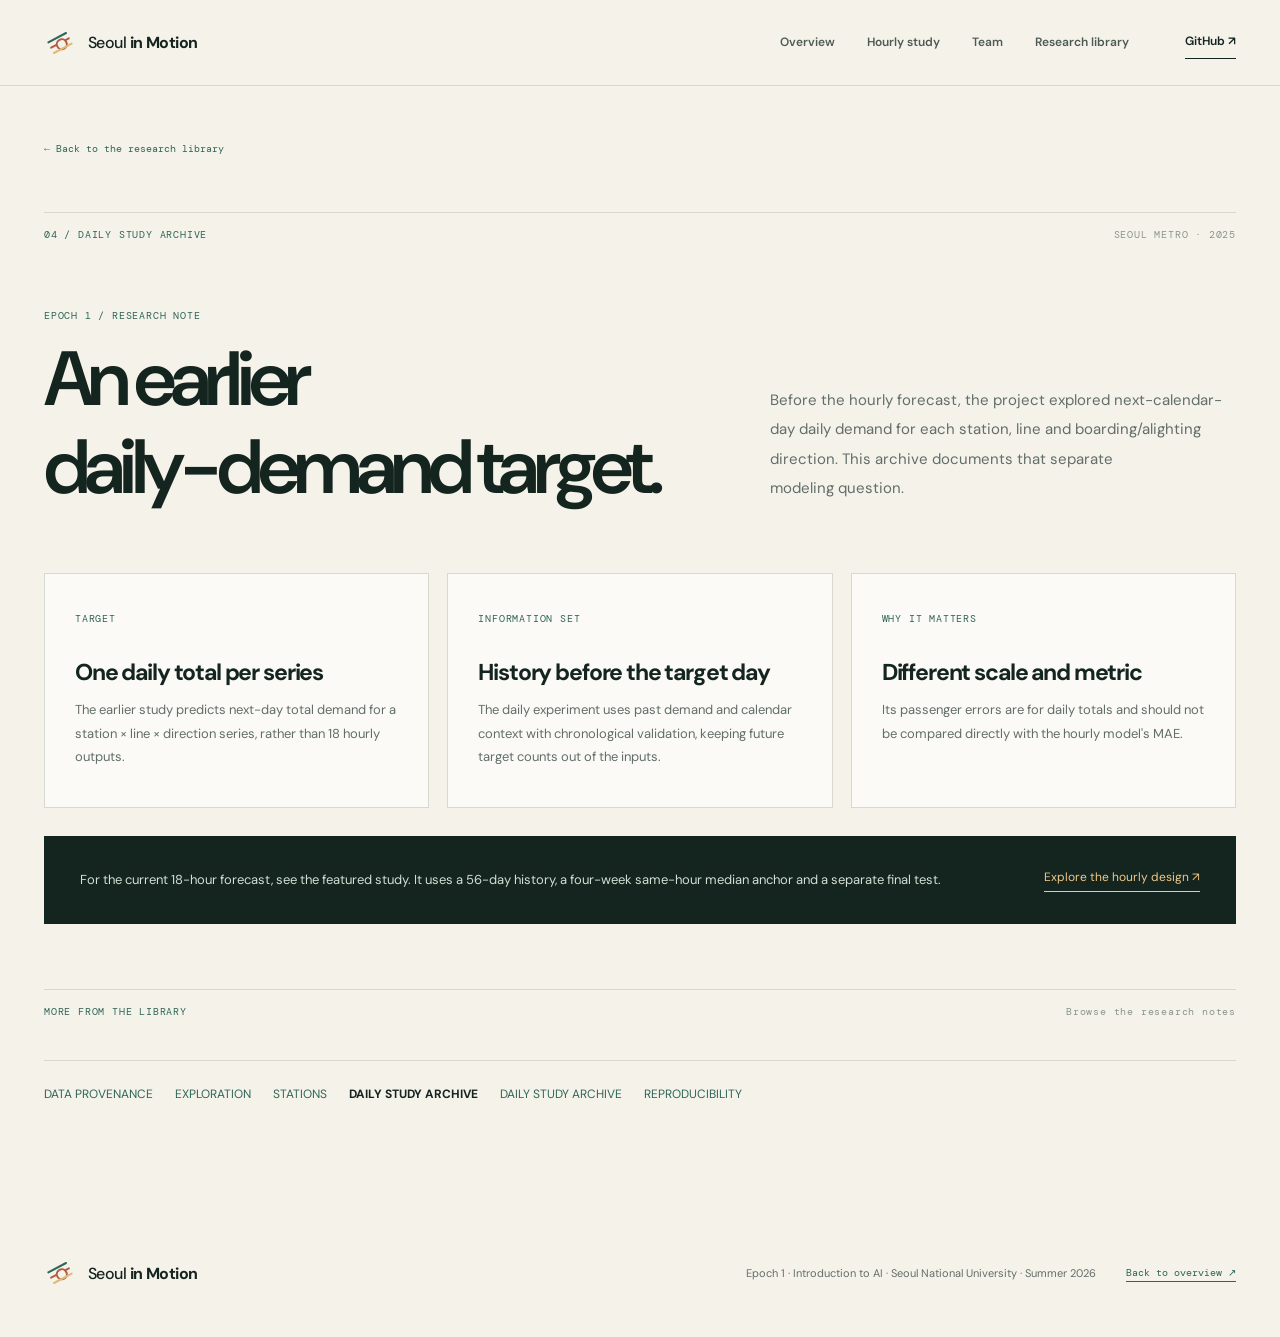
<file: site/input-profile.html>
<!doctype html>
<html lang="en">
<head><meta charset="utf-8"><meta name="viewport" content="width=device-width, initial-scale=1"><link rel="icon" type="image/svg+xml" href="favicon.svg"><meta name="description" content="Before the hourly forecast, the project explored next-calendar-day daily demand for each station, line and boarding/alighting direction. This archive documents that separate modeling question."><meta name="theme-color" content="#f5f2ea"><title>An earlier daily-demand target. — Seoul in Motion</title><link rel="preconnect" href="https://fonts.googleapis.com"><link rel="preconnect" href="https://fonts.gstatic.com" crossorigin><link href="https://fonts.googleapis.com/css2?family=Cormorant+Garamond:ital,wght@0,500;1,500&family=DM+Mono:wght@400;500&family=DM+Sans:wght@400;500;600;700&display=swap" rel="stylesheet"><link rel="stylesheet" href="edition.css?v=4"><link rel="stylesheet" href="polish.css?v=3"></head>
<body class="archive-page"><a class="skip-link" href="#main">Skip to content</a><header class="masthead"><a class="wordmark" href="index.html" aria-label="Seoul in Motion home"><span class="mark" aria-hidden="true"><i></i><i></i><i></i></span><span>Seoul <b>in Motion</b></span></a><nav class="desktop-nav" aria-label="Main navigation"><a href="index.html">Overview</a><a href="hourly-study.html">Hourly study</a><a href="index.html#team">Team</a><a href="index.html#library">Research library</a></nav><a class="header-action" href="https://github.com/gohyunsu/seoul-metro" target="_blank" rel="noopener noreferrer">GitHub ↗</a><details class="mobile-menu"><summary>Menu <span aria-hidden="true">☰</span></summary><nav aria-label="Mobile navigation"><a href="index.html">Overview</a><a href="hourly-study.html">Hourly study</a><a href="index.html#team">Team</a><a href="index.html#library">Research library</a></nav></details></header>
<main id="main"><section class="study-hero page-width"><a class="study-back" href="index.html#library">← Back to the research library</a><div class="section-index"><span>04 / DAILY STUDY ARCHIVE</span><span>SEOUL METRO · 2025</span></div><div class="study-hero-grid"><div><p class="study-eyebrow">EPOCH 1 / RESEARCH NOTE</p><h1>An earlier<br>daily-demand target.</h1></div><p>Before the hourly forecast, the project explored next-calendar-day daily demand for each station, line and boarding/alighting direction. This archive documents that separate modeling question.</p></div></section><section class="archive-content page-width"><div class="archive-grid"><article class="archive-card"><span>TARGET</span><h2>One daily total per series</h2><p>The earlier study predicts next-day total demand for a station × line × direction series, rather than 18 hourly outputs.</p></article><article class="archive-card"><span>INFORMATION SET</span><h2>History before the target day</h2><p>The daily experiment uses past demand and calendar context with chronological validation, keeping future target counts out of the inputs.</p></article><article class="archive-card"><span>WHY IT MATTERS</span><h2>Different scale and metric</h2><p>Its passenger errors are for daily totals and should not be compared directly with the hourly model's MAE.</p></article></div><div class="archive-callout"><p>For the current 18-hour forecast, see the featured study. It uses a 56-day history, a four-week same-hour median anchor and a separate final test.</p><a href="hourly-study.html#method">Explore the hourly design ↗</a></div><div class="section-index archive-nav-heading"><span>MORE FROM THE LIBRARY</span><span>Browse the research notes</span></div><nav class="archive-nav" aria-label="Research notes"><a href="data-audit.html">DATA PROVENANCE</a><a href="daily-rhythm.html">EXPLORATION</a><a href="station-guide.html">STATIONS</a><a href="input-profile.html" aria-current="page">DAILY STUDY ARCHIVE</a><a href="forecast-guide.html">DAILY STUDY ARCHIVE</a><a href="methodology.html">REPRODUCIBILITY</a></nav></section></main><footer class="footer page-width"><a class="wordmark" href="index.html"><span class="mark" aria-hidden="true"><i></i><i></i><i></i></span><span>Seoul <b>in Motion</b></span></a><p>Epoch 1 · Introduction to AI · Seoul National University · Summer 2026</p><a href="index.html">Back to overview ↗</a></footer></body></html>
</file>
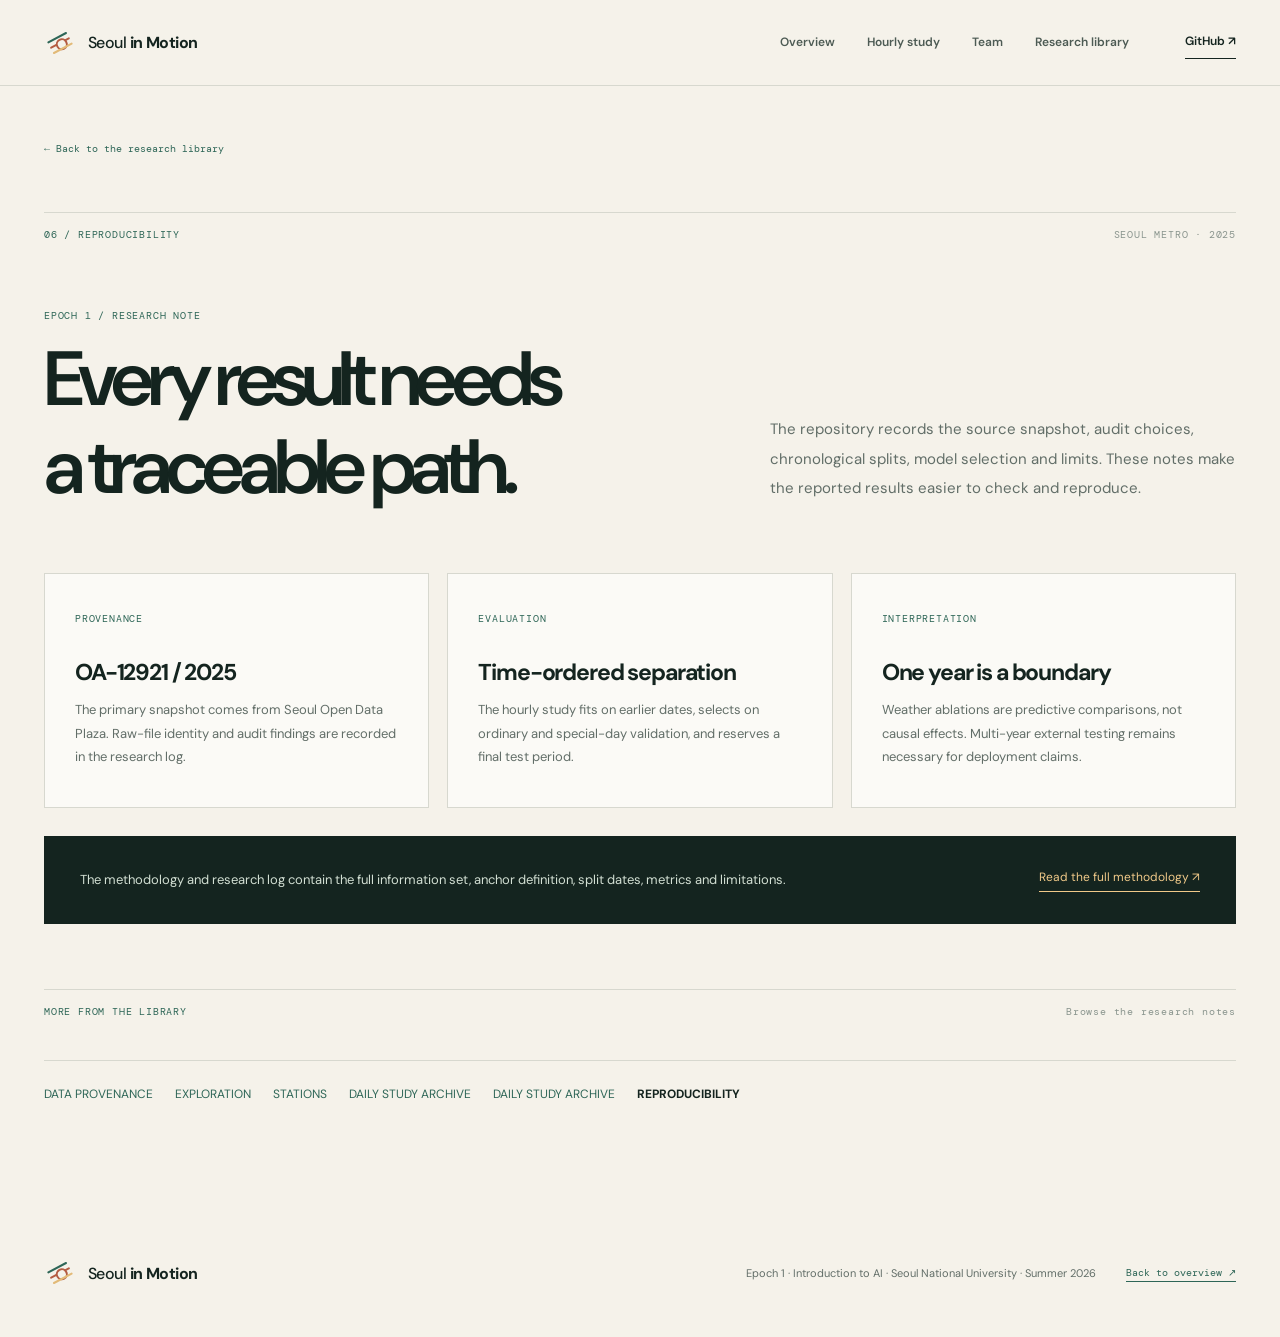
<file: site/methodology.html>
<!doctype html>
<html lang="en">
<head><meta charset="utf-8"><meta name="viewport" content="width=device-width, initial-scale=1"><link rel="icon" type="image/svg+xml" href="favicon.svg"><meta name="description" content="The repository records the source snapshot, audit choices, chronological splits, model selection and limits. These notes make the reported results easier to check and reproduce."><meta name="theme-color" content="#f5f2ea"><title>Every result needs a traceable path. — Seoul in Motion</title><link rel="preconnect" href="https://fonts.googleapis.com"><link rel="preconnect" href="https://fonts.gstatic.com" crossorigin><link href="https://fonts.googleapis.com/css2?family=Cormorant+Garamond:ital,wght@0,500;1,500&family=DM+Mono:wght@400;500&family=DM+Sans:wght@400;500;600;700&display=swap" rel="stylesheet"><link rel="stylesheet" href="edition.css?v=4"><link rel="stylesheet" href="polish.css?v=3"></head>
<body class="archive-page"><a class="skip-link" href="#main">Skip to content</a><header class="masthead"><a class="wordmark" href="index.html" aria-label="Seoul in Motion home"><span class="mark" aria-hidden="true"><i></i><i></i><i></i></span><span>Seoul <b>in Motion</b></span></a><nav class="desktop-nav" aria-label="Main navigation"><a href="index.html">Overview</a><a href="hourly-study.html">Hourly study</a><a href="index.html#team">Team</a><a href="index.html#library">Research library</a></nav><a class="header-action" href="https://github.com/gohyunsu/seoul-metro" target="_blank" rel="noopener noreferrer">GitHub ↗</a><details class="mobile-menu"><summary>Menu <span aria-hidden="true">☰</span></summary><nav aria-label="Mobile navigation"><a href="index.html">Overview</a><a href="hourly-study.html">Hourly study</a><a href="index.html#team">Team</a><a href="index.html#library">Research library</a></nav></details></header>
<main id="main"><section class="study-hero page-width"><a class="study-back" href="index.html#library">← Back to the research library</a><div class="section-index"><span>06 / REPRODUCIBILITY</span><span>SEOUL METRO · 2025</span></div><div class="study-hero-grid"><div><p class="study-eyebrow">EPOCH 1 / RESEARCH NOTE</p><h1>Every result needs<br>a traceable path.</h1></div><p>The repository records the source snapshot, audit choices, chronological splits, model selection and limits. These notes make the reported results easier to check and reproduce.</p></div></section><section class="archive-content page-width"><div class="archive-grid"><article class="archive-card"><span>PROVENANCE</span><h2>OA-12921 / 2025</h2><p>The primary snapshot comes from Seoul Open Data Plaza. Raw-file identity and audit findings are recorded in the research log.</p></article><article class="archive-card"><span>EVALUATION</span><h2>Time-ordered separation</h2><p>The hourly study fits on earlier dates, selects on ordinary and special-day validation, and reserves a final test period.</p></article><article class="archive-card"><span>INTERPRETATION</span><h2>One year is a boundary</h2><p>Weather ablations are predictive comparisons, not causal effects. Multi-year external testing remains necessary for deployment claims.</p></article></div><div class="archive-callout"><p>The methodology and research log contain the full information set, anchor definition, split dates, metrics and limitations.</p><a href="https://github.com/gohyunsu/seoul-metro/blob/main/docs/METHODOLOGY.md" target="_blank" rel="noopener noreferrer">Read the full methodology ↗</a></div><div class="section-index archive-nav-heading"><span>MORE FROM THE LIBRARY</span><span>Browse the research notes</span></div><nav class="archive-nav" aria-label="Research notes"><a href="data-audit.html">DATA PROVENANCE</a><a href="daily-rhythm.html">EXPLORATION</a><a href="station-guide.html">STATIONS</a><a href="input-profile.html">DAILY STUDY ARCHIVE</a><a href="forecast-guide.html">DAILY STUDY ARCHIVE</a><a href="methodology.html" aria-current="page">REPRODUCIBILITY</a></nav></section></main><footer class="footer page-width"><a class="wordmark" href="index.html"><span class="mark" aria-hidden="true"><i></i><i></i><i></i></span><span>Seoul <b>in Motion</b></span></a><p>Epoch 1 · Introduction to AI · Seoul National University · Summer 2026</p><a href="index.html">Back to overview ↗</a></footer></body></html>
</file>
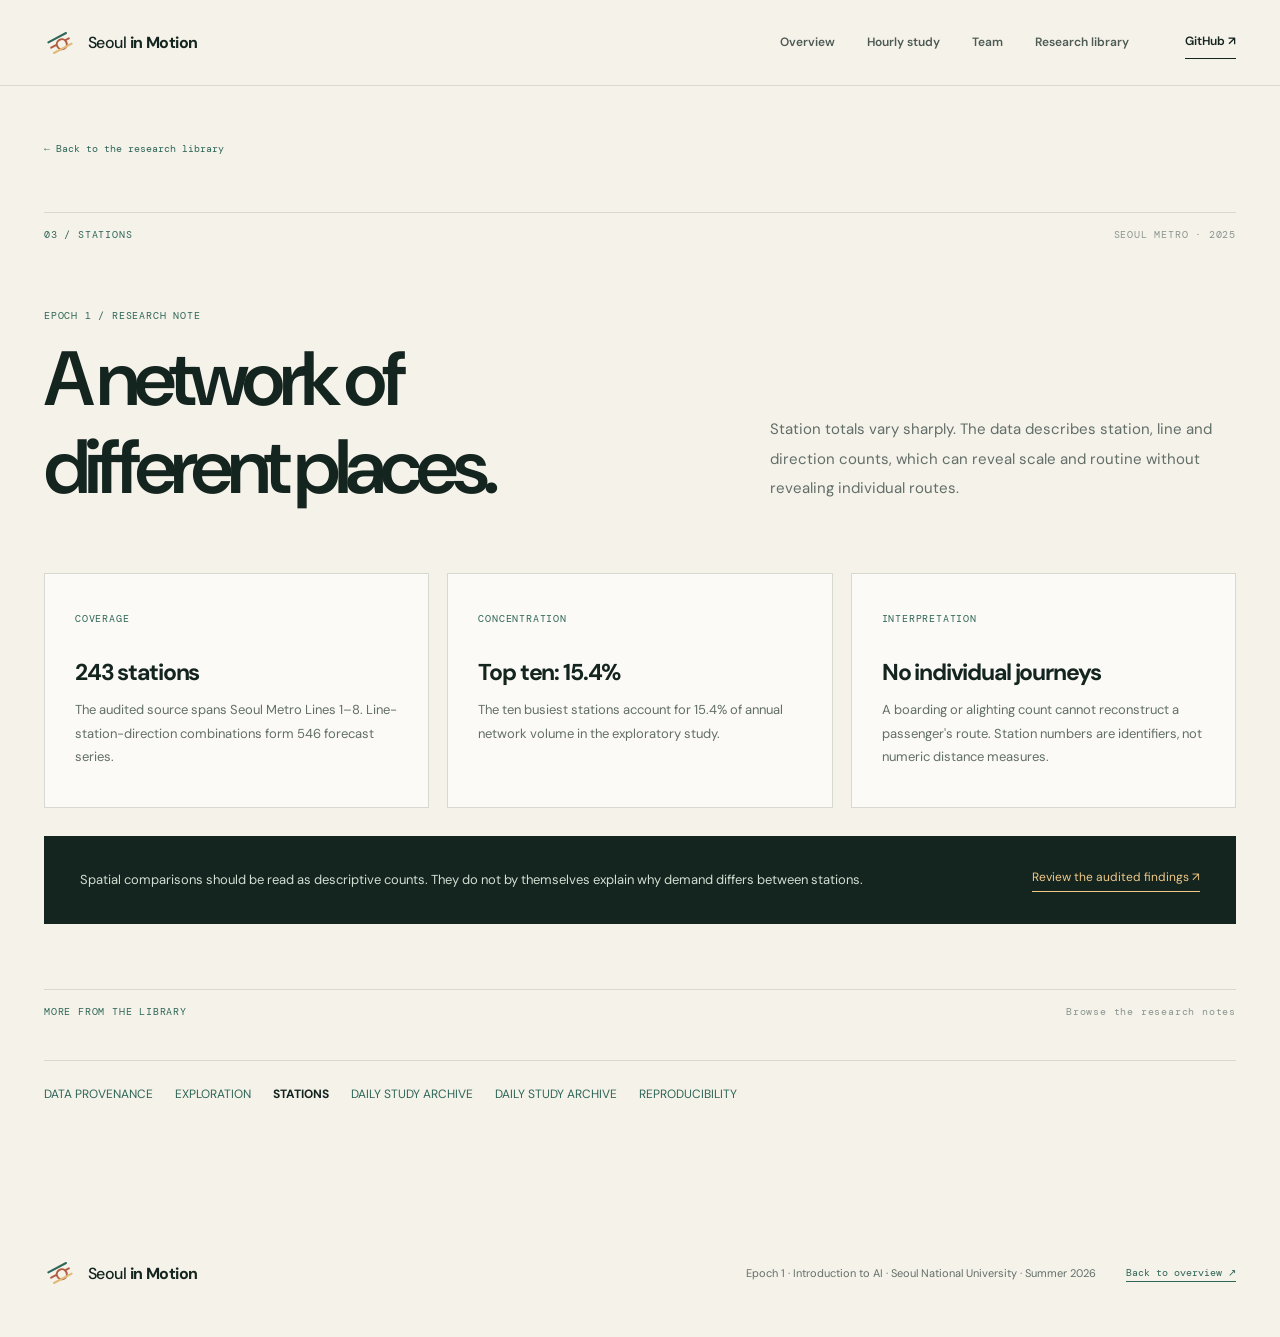
<file: site/station-guide.html>
<!doctype html>
<html lang="en">
<head><meta charset="utf-8"><meta name="viewport" content="width=device-width, initial-scale=1"><link rel="icon" type="image/svg+xml" href="favicon.svg"><meta name="description" content="Station totals vary sharply. The data describes station, line and direction counts, which can reveal scale and routine without revealing individual routes."><meta name="theme-color" content="#f5f2ea"><title>A network of different places. — Seoul in Motion</title><link rel="preconnect" href="https://fonts.googleapis.com"><link rel="preconnect" href="https://fonts.gstatic.com" crossorigin><link href="https://fonts.googleapis.com/css2?family=Cormorant+Garamond:ital,wght@0,500;1,500&family=DM+Mono:wght@400;500&family=DM+Sans:wght@400;500;600;700&display=swap" rel="stylesheet"><link rel="stylesheet" href="edition.css?v=4"><link rel="stylesheet" href="polish.css?v=3"></head>
<body class="archive-page"><a class="skip-link" href="#main">Skip to content</a><header class="masthead"><a class="wordmark" href="index.html" aria-label="Seoul in Motion home"><span class="mark" aria-hidden="true"><i></i><i></i><i></i></span><span>Seoul <b>in Motion</b></span></a><nav class="desktop-nav" aria-label="Main navigation"><a href="index.html">Overview</a><a href="hourly-study.html">Hourly study</a><a href="index.html#team">Team</a><a href="index.html#library">Research library</a></nav><a class="header-action" href="https://github.com/gohyunsu/seoul-metro" target="_blank" rel="noopener noreferrer">GitHub ↗</a><details class="mobile-menu"><summary>Menu <span aria-hidden="true">☰</span></summary><nav aria-label="Mobile navigation"><a href="index.html">Overview</a><a href="hourly-study.html">Hourly study</a><a href="index.html#team">Team</a><a href="index.html#library">Research library</a></nav></details></header>
<main id="main"><section class="study-hero page-width"><a class="study-back" href="index.html#library">← Back to the research library</a><div class="section-index"><span>03 / STATIONS</span><span>SEOUL METRO · 2025</span></div><div class="study-hero-grid"><div><p class="study-eyebrow">EPOCH 1 / RESEARCH NOTE</p><h1>A network of<br>different places.</h1></div><p>Station totals vary sharply. The data describes station, line and direction counts, which can reveal scale and routine without revealing individual routes.</p></div></section><section class="archive-content page-width"><div class="archive-grid"><article class="archive-card"><span>COVERAGE</span><h2>243 stations</h2><p>The audited source spans Seoul Metro Lines 1–8. Line-station-direction combinations form 546 forecast series.</p></article><article class="archive-card"><span>CONCENTRATION</span><h2>Top ten: 15.4%</h2><p>The ten busiest stations account for 15.4% of annual network volume in the exploratory study.</p></article><article class="archive-card"><span>INTERPRETATION</span><h2>No individual journeys</h2><p>A boarding or alighting count cannot reconstruct a passenger's route. Station numbers are identifiers, not numeric distance measures.</p></article></div><div class="archive-callout"><p>Spatial comparisons should be read as descriptive counts. They do not by themselves explain why demand differs between stations.</p><a href="https://github.com/gohyunsu/seoul-metro/blob/main/docs/RESEARCH_LOG.md" target="_blank" rel="noopener noreferrer">Review the audited findings ↗</a></div><div class="section-index archive-nav-heading"><span>MORE FROM THE LIBRARY</span><span>Browse the research notes</span></div><nav class="archive-nav" aria-label="Research notes"><a href="data-audit.html">DATA PROVENANCE</a><a href="daily-rhythm.html">EXPLORATION</a><a href="station-guide.html" aria-current="page">STATIONS</a><a href="input-profile.html">DAILY STUDY ARCHIVE</a><a href="forecast-guide.html">DAILY STUDY ARCHIVE</a><a href="methodology.html">REPRODUCIBILITY</a></nav></section></main><footer class="footer page-width"><a class="wordmark" href="index.html"><span class="mark" aria-hidden="true"><i></i><i></i><i></i></span><span>Seoul <b>in Motion</b></span></a><p>Epoch 1 · Introduction to AI · Seoul National University · Summer 2026</p><a href="index.html">Back to overview ↗</a></footer></body></html>
</file>
<file: site/edition.css>
:root{--paper:#f5f2ea;--paper2:#ebe7de;--ink:#14241f;--muted:#626e68;--line:#d7d8cf;--green:#2e6657;--green2:#448374;--rust:#b45c42;--gold:#e2ba77;--mono:"DM Mono",monospace;--sans:"DM Sans","Noto Sans KR",sans-serif}
*{box-sizing:border-box}html{scroll-behavior:smooth}body{margin:0;background:var(--paper);color:var(--ink);font-family:var(--sans);line-height:1.6}a{color:inherit;text-decoration:none}button{font:inherit}::selection{background:#a8d2c0;color:var(--ink)}:focus-visible{outline:2px solid var(--rust);outline-offset:4px}.skip-link{position:absolute;top:-100px;left:14px;z-index:50;background:var(--ink);color:#fff;padding:10px 14px}.skip-link:focus{top:12px}.page-width{width:min(100% - 88px,1380px);margin-inline:auto}
.masthead{height:86px;padding:0 max(44px,calc((100vw - 1380px)/2));display:flex;align-items:center;gap:32px;border-bottom:1px solid var(--line);background:rgba(245,242,234,.94);backdrop-filter:blur(14px);position:sticky;top:0;z-index:30}.wordmark{display:inline-flex;align-items:center;gap:12px;white-space:nowrap;font-size:16px;letter-spacing:-.035em;font-weight:500}.wordmark b{font-weight:700}.mark{width:32px;height:32px;display:grid;place-content:center;gap:4px;transform:rotate(-28deg)}.mark i{display:block;width:22px;height:2px;background:var(--green);border-radius:2px;position:relative}.mark i:nth-child(2){background:var(--rust)}.mark i:nth-child(3){background:var(--gold)}.mark i:nth-child(2):after{content:"";position:absolute;right:4px;top:-3px;width:8px;height:8px;border:2px solid var(--rust);border-radius:50%;background:var(--paper)}.desktop-nav{margin-left:auto;display:flex;gap:32px}.desktop-nav a,.header-action,.mobile-menu summary{font-size:12px;font-weight:600;white-space:nowrap}.desktop-nav a{color:#4d5b54;transition:color .2s}.desktop-nav a:hover,.header-action:hover{color:var(--rust)}.header-action{margin-left:24px;border-bottom:1px solid var(--ink);padding:6px 0}.header-action span{margin-left:12px}.mobile-menu{display:none}
.hero{min-height:720px;display:grid;grid-template-columns:minmax(0,1.13fr) minmax(0,.87fr);gap:5%;align-items:stretch;padding-top:64px;padding-bottom:70px}.hero-copy{display:flex;flex-direction:column;justify-content:center;padding:12px 0}.hero-kicker,.section-index,.panel-kicker,.art-topline,.art-bottomline,.hero-caption,.number-grid article>span,.source-note,.rhythm-takeaways>div>span,.rhythm-takeaways>a>span,.card-top,.card-bottom,.result-caveat>span,.method-steps article>span,.library-grid a>span,.method-link{font-family:var(--mono);font-size:10px;letter-spacing:.08em}.hero-kicker{display:flex;align-items:center;gap:10px;color:var(--green);margin-bottom:38px}.hero-kicker>span:last-child{color:#8c988e;margin-left:auto}.signal-dot{display:block;width:8px;height:8px;border-radius:50%;background:var(--rust);box-shadow:0 0 0 4px rgba(180,92,66,.12)}.hero h1,.section-title{font-weight:600;letter-spacing:-.075em;line-height:1.14;margin:0}.hero h1{font-size:clamp(48px,5.3vw,84px);max-width:850px;word-break:keep-all}.hero h1 em,.section-title em{font-style:normal;color:var(--green)}.hero-lede{max-width:570px;color:#53615a;font-size:16px;line-height:1.9;margin:38px 0 30px;word-break:keep-all}.hero-lede strong{color:var(--ink)}.hero-links{display:flex;align-items:center;gap:30px;flex-wrap:wrap}.primary-link{display:inline-flex;align-items:center;justify-content:space-between;gap:44px;background:var(--ink);color:#fff;padding:16px 20px;font-size:12px;font-weight:600;min-width:175px;transition:background .2s,transform .2s}.primary-link:hover{background:var(--green);transform:translateY(-2px)}.quiet-link{font-size:12px;font-weight:600;border-bottom:1px solid #91a499;padding:10px 0}.quiet-link span{margin-left:16px}.hero-caption{display:flex;gap:18px;color:#88938a;margin-top:74px;align-items:center;white-space:nowrap}.hero-caption strong{color:var(--ink);font-weight:500}.hero-caption>span:last-child{margin-left:auto}
.hero-art{position:relative;min-height:550px;background:#17372e;color:#e8e7d6;overflow:hidden;padding:28px 28px 24px;display:flex;flex-direction:column;isolation:isolate}.hero-art:before{content:"";position:absolute;inset:0;background:radial-gradient(circle at 86% 18%,rgba(93,151,120,.25),transparent 32%),repeating-linear-gradient(0deg,transparent,transparent 44px,rgba(255,255,255,.035) 45px);z-index:-1}.hero-art:after{content:"";position:absolute;width:300px;height:300px;border:1px solid rgba(230,226,202,.1);border-radius:50%;right:-120px;bottom:-120px}.art-topline,.art-bottomline{display:flex;justify-content:space-between;color:#a7c0b2}.art-topline{padding-bottom:18px;border-bottom:1px solid rgba(255,255,255,.18)}.art-chart{height:290px;flex:1;display:flex;align-items:end;justify-content:space-between;gap:7px;padding:90px 8px 0;position:relative}.art-chart svg{position:absolute;inset:0;width:100%;height:100%;overflow:visible;pointer-events:none}.art-bar{display:block;flex:1;min-width:0;max-width:22px;height:var(--bar-height);background:linear-gradient(180deg,#73aa8c,#376d5e);opacity:.55}.art-bar.peak{background:var(--gold);opacity:1}.art-overlay{position:absolute;left:38px;bottom:94px;display:flex;align-items:center;gap:15px;padding:15px 22px 15px 16px;background:rgba(13,37,29,.86);border:1px solid rgba(226,186,119,.48);box-shadow:0 10px 35px rgba(0,0,0,.18)}.art-node{height:15px;width:15px;border:3px solid var(--gold);border-radius:50%;box-shadow:0 0 0 5px rgba(226,186,119,.14)}.art-overlay span,.art-overlay small{display:block;font-family:var(--mono);font-size:9px;color:#abc6b5}.art-overlay strong{display:block;color:#f0d19e;font-size:25px;letter-spacing:-.04em;line-height:1.3}.art-bottomline{border-top:1px solid rgba(255,255,255,.18);padding-top:16px}
.numbers,.library-section{background:var(--paper2)}.numbers{padding:88px 0 82px}.section-index{display:flex;justify-content:space-between;gap:16px;border-top:1px solid var(--line);padding-top:14px;margin-bottom:40px;color:var(--green)}.section-index span:last-child{color:#8a958e}.section-title{font-size:clamp(38px,4vw,62px);word-break:keep-all}.number-grid{display:grid;grid-template-columns:repeat(4,1fr);border-top:1px solid #bfc7bd;border-bottom:1px solid #bfc7bd}.number-grid article{padding:24px 26px 22px;border-right:1px solid #bfc7bd;min-height:184px}.number-grid article:first-child{padding-left:0}.number-grid article:last-child{border-right:0}.number-grid article>span{color:var(--green)}.number-grid strong{display:block;font-size:clamp(36px,3.6vw,58px);font-weight:600;line-height:1.25;letter-spacing:-.07em;margin-top:22px;white-space:nowrap}.number-grid strong small{font-size:13px;letter-spacing:-.035em;margin-left:8px;font-weight:500}.number-grid p{font-size:11px;color:var(--muted);margin:8px 0 0}.source-note{display:flex;align-items:center;gap:14px;color:var(--muted);margin-top:28px;line-height:1.8;letter-spacing:0}.source-note p{margin:0}.source-note a{color:var(--green);font-weight:500;text-decoration:underline;text-underline-offset:3px}.source-line-icon{width:25px;height:25px;flex:none;border:1px solid var(--green);border-radius:50%;position:relative}.source-line-icon:after{content:"";width:5px;height:5px;position:absolute;top:9px;left:9px;border-radius:50%;background:var(--green)}
.rhythm,.method{padding-top:98px;padding-bottom:110px}.section-heading{display:grid;grid-template-columns:1.1fr .9fr;gap:7%;align-items:end;margin-bottom:42px}.section-heading>p{max-width:460px;margin:0 0 4px;color:var(--muted);font-size:14px;line-height:1.9;word-break:keep-all}.rhythm-panel{border:1px solid var(--line);background:#fbfaf6;padding:32px 38px 26px}.rhythm-controls{display:flex;justify-content:space-between;align-items:end;gap:20px}.panel-kicker{color:var(--green)}.rhythm-controls h3{margin:8px 0 0;font-size:21px;letter-spacing:-.05em}.segmented-control{display:flex;gap:3px;border:1px solid var(--line);padding:3px}.segmented-control button{border:0;background:transparent;padding:8px 16px;color:var(--muted);font-size:11px;cursor:pointer}.segmented-control button.is-active{background:var(--ink);color:#fff}.rhythm-plot{height:292px;display:flex;align-items:end;gap:clamp(3px,.55vw,10px);margin:30px 0 8px;padding:18px 0 0;border-bottom:1px solid #bfc7bd;background:repeating-linear-gradient(to top,transparent 0,transparent 67px,#e4e9e0 68px)}.rhythm-bar{position:relative;display:flex;align-items:end;justify-content:center;flex:1;height:100%;min-width:0}.rhythm-bar i{display:block;width:100%;max-width:56px;height:var(--bar-height);background:#659481;transition:height .45s cubic-bezier(.2,.8,.2,1),background .3s}.rhythm-bar.peak i{background:var(--rust)}.rhythm-bar:hover i{background:var(--gold)}.rhythm-bar span{position:absolute;bottom:calc(var(--bar-height) + 6px);font-size:10px;font-family:var(--mono);white-space:nowrap;color:var(--ink)}.rhythm-axis{display:flex;justify-content:space-between;font-size:10px;color:var(--muted);font-family:var(--mono)}.rhythm-foot{display:flex;justify-content:space-between;gap:20px;margin-top:30px;padding-top:16px;border-top:1px solid var(--line);font-size:11px;color:var(--muted)}.rhythm-foot p{margin:0;color:var(--ink);font-weight:600}.rhythm-takeaways{display:grid;grid-template-columns:repeat(3,1fr);gap:0;margin-top:26px}.rhythm-takeaways>*{padding:15px 26px 15px 0;border-right:1px solid var(--line);margin-right:26px}.rhythm-takeaways>*:last-child{border-right:0;margin-right:0}.rhythm-takeaways>div>span,.rhythm-takeaways>a>span{color:var(--green)}.rhythm-takeaways strong{display:block;font-size:24px;letter-spacing:-.06em;margin:12px 0 8px}.rhythm-takeaways a strong{font-size:16px;letter-spacing:-.03em}.rhythm-takeaways p{font-size:11px;color:var(--muted);margin:0;line-height:1.7}.rhythm-takeaways a:hover strong{color:var(--rust)}
.result-section{background:var(--ink);color:#e8ebdf;padding:100px 0 102px}.result-section .section-index{border-color:#476359;color:#a4cbb5}.result-section .section-index span:last-child{color:#81988c}.result-section .section-title em{color:#9dc6ac}.result-intro{display:flex;justify-content:space-between;align-items:end;gap:35px;margin-bottom:42px}.result-intro p{max-width:720px;color:#abbdb1;line-height:1.9;font-size:14px;margin:22px 0 0}.outline-link{border:1px solid #81988c;color:#f0ead7;padding:14px 18px;white-space:nowrap;font-size:11px;transition:background .2s}.outline-link:hover{background:#305445}.result-grid{display:grid;grid-template-columns:repeat(3,1fr);gap:1px;background:#466256;border:1px solid #466256}.result-card{min-height:286px;padding:28px;background:#213b31;display:flex;flex-direction:column}.result-card.selected{background:#305e4e}.result-card.improvement{background:#e3bb81;color:#1d3028}.card-top{display:flex;justify-content:space-between;gap:12px;color:#a8c2b1}.improvement .card-top{color:#536252}.result-card p{font-size:13px;color:#c4d1c6;line-height:1.8;margin:36px 0 14px}.improvement p{color:#41544a}.result-card strong{font-size:clamp(43px,4.5vw,70px);font-weight:600;letter-spacing:-.07em;line-height:1.1;white-space:nowrap}.result-card strong small{font-size:20px;letter-spacing:0;font-weight:400}.card-bottom{margin-top:auto;padding-top:23px;color:#a9c0b1}.improvement .card-bottom{color:#536252}.result-caveat{display:grid;grid-template-columns:160px 1fr;gap:30px;margin-top:25px;padding-top:23px;border-top:1px solid #476359}.result-caveat>span{color:#e4ba7e}.result-caveat p{margin:0;color:#b3c2b5;font-size:12px;line-height:1.8}.result-caveat strong{color:#fff}
.method-steps{display:grid;grid-template-columns:repeat(4,1fr);border-top:1px solid var(--line);border-bottom:1px solid var(--line)}.method-steps article{min-height:260px;padding:22px 26px 25px;border-right:1px solid var(--line)}.method-steps article:first-child{padding-left:0}.method-steps article:last-child{border:0}.method-steps article>span{color:var(--green)}.method-symbol{font-family:var(--mono);font-size:39px;color:var(--rust);height:76px;margin-top:26px;font-weight:400}.method-steps h3{font-size:17px;letter-spacing:-.04em;margin:0 0 10px}.method-steps p{font-size:11px;color:var(--muted);line-height:1.8;margin:0;word-break:keep-all}.method-link{display:inline-block;color:var(--green);border-bottom:1px solid var(--green);padding-bottom:5px;margin-top:28px}.method-link:hover{color:var(--rust)}
.library-section{padding:96px 0 110px}.library-grid{display:grid;grid-template-columns:repeat(3,1fr);gap:1px;background:#c8d0c5;border:1px solid #c8d0c5}.library-grid a{position:relative;display:flex;flex-direction:column;min-height:190px;padding:25px 26px;background:#f5f2ea;transition:background .2s}.library-grid a:hover{background:#e2e9dd}.library-grid a>span{color:var(--green)}.library-grid a>strong{font-size:19px;letter-spacing:-.05em;margin:27px 0 5px}.library-grid a>p{color:var(--muted);font-size:11px;margin:0;padding-right:25px}.library-grid a>b{position:absolute;right:25px;bottom:21px;color:var(--green);font-size:18px;font-weight:400}.library-grid .library-feature{grid-column:span 3;min-height:235px;background:#2f6150;color:#fff;padding:32px 35px}.library-grid .library-feature>span,.library-grid .library-feature>b{color:#d9bd88}.library-grid .library-feature>strong{font-size:31px;margin:34px 0 10px}.library-grid .library-feature>p{color:#b9d3c3;font-size:12px}
.footer{display:flex;align-items:center;gap:30px;min-height:128px}.footer p{margin-left:auto;color:var(--muted);font-size:11px}.footer>a:last-child{font-family:var(--mono);font-size:10px;color:var(--green);border-bottom:1px solid var(--green)}#overview,#explore,#results,#preprocess,#library{scroll-margin-top:86px}
@media(max-width:1080px){.page-width{width:min(100% - 56px,1380px)}.masthead{padding:0 28px}.desktop-nav{gap:18px}.header-action{margin-left:0}.hero{gap:4%;min-height:640px}.hero h1{font-size:clamp(42px,5.6vw,70px)}.hero-art{min-height:500px}.hero-caption{font-size:8px;gap:8px}.number-grid strong{font-size:38px}.result-card strong{font-size:50px}}
@media(max-width:760px){.page-width{width:min(100% - 40px,1380px)}.masthead{height:68px;padding:0 20px}.desktop-nav,.header-action{display:none}.mobile-menu{display:block;margin-left:auto;position:relative}.mobile-menu summary{cursor:pointer;list-style:none;padding:12px 0}.mobile-menu summary::-webkit-details-marker{display:none}.mobile-menu summary span{margin-left:7px}.mobile-menu nav{position:absolute;right:0;top:42px;width:min(330px,calc(100vw - 32px));display:flex;flex-direction:column;background:var(--paper);border:1px solid var(--line);box-shadow:0 12px 30px rgba(20,36,31,.12);padding:8px 20px}.mobile-menu nav a{padding:12px 4px;border-bottom:1px solid var(--line);font-size:13px}.mobile-menu nav a:last-child{border:0}.hero{grid-template-columns:1fr;padding-top:44px;padding-bottom:40px;gap:40px;min-height:0}.hero-copy{padding:0}.hero-kicker{font-size:9px;margin-bottom:25px}.hero h1{font-size:clamp(42px,9vw,64px)}.hero-lede{font-size:14px;margin:25px 0}.hero-caption{margin-top:40px}.hero-art{min-height:430px}.section-index{margin-bottom:27px}.section-title{font-size:clamp(36px,7vw,50px)}.numbers,.library-section,.rhythm,.method,.result-section{padding-top:70px;padding-bottom:75px}.section-heading{grid-template-columns:1fr;gap:16px}.section-heading>p{font-size:13px}.number-grid{grid-template-columns:repeat(2,1fr)}.number-grid article{min-height:150px;padding:18px!important;border-bottom:1px solid #bfc7bd}.number-grid article:nth-child(2){border-right:0}.number-grid article:nth-last-child(-n+2){border-bottom:0}.number-grid strong{font-size:40px}.rhythm-panel{padding:22px}.rhythm-takeaways{grid-template-columns:1fr}.rhythm-takeaways>*{border-right:0;border-bottom:1px solid var(--line);margin-right:0;padding:18px 0}.rhythm-takeaways>*:last-child{border:0}.result-intro{display:block}.outline-link{display:inline-block;margin-top:26px}.result-grid{grid-template-columns:1fr}.result-card{min-height:245px}.result-card p{margin-top:30px}.result-caveat{grid-template-columns:1fr;gap:10px}.method-steps{grid-template-columns:repeat(2,1fr)}.method-steps article{border-bottom:1px solid var(--line)}.method-steps article:nth-child(2){border-right:0}.method-steps article:nth-last-child(-n+2){border-bottom:0}.library-grid{grid-template-columns:repeat(2,1fr)}.library-grid .library-feature{grid-column:span 2}.footer{flex-wrap:wrap;padding-top:35px;padding-bottom:35px;gap:10px 22px}.footer p{width:100%;order:3;margin:0}#overview,#explore,#results,#preprocess,#library{scroll-margin-top:68px}}
@media(max-width:500px){.page-width{width:min(100% - 32px,1380px)}.masthead{padding:0 16px}.wordmark{font-size:14px}.hero-kicker>span:last-child{display:none}.hero h1{font-size:42px}.hero-lede{line-height:1.8}.hero-caption{flex-wrap:wrap;font-size:8px}.hero-caption>span:last-child{width:100%;margin-left:0}.hero-art{min-height:360px;padding:18px}.art-topline,.art-bottomline{font-size:8px}.art-chart{gap:3px;padding:70px 5px 0}.art-overlay{left:20px;bottom:65px;padding:10px 14px}.art-overlay strong{font-size:20px}.art-overlay small{font-size:8px}.number-grid article{padding:14px!important}.number-grid strong{font-size:34px}.number-grid strong small{display:block;margin-left:0;font-size:11px}.section-index{font-size:8px}.section-index span:last-child{text-align:right}.rhythm-controls{align-items:start;flex-direction:column}.rhythm-plot{height:220px;gap:3px}.rhythm-bar span{font-size:8px}.rhythm-foot{display:block}.rhythm-foot>span{display:block;margin-top:7px}.method-steps article{padding:18px!important;min-height:235px}.method-steps h3{font-size:15px}.method-steps p{font-size:10px}.library-grid{grid-template-columns:1fr}.library-grid .library-feature{grid-column:auto;min-height:240px}.library-grid .library-feature>strong{font-size:25px}.library-grid a{min-height:160px}.result-card strong{font-size:56px}}
@media(prefers-reduced-motion:reduce){html{scroll-behavior:auto}*,*:before,*:after{transition:none!important;animation:none!important}}
.study-hero{padding-top:48px;padding-bottom:82px}.study-back{display:inline-block;font-family:var(--mono);font-size:10px;color:var(--green);margin-bottom:55px}.study-hero .section-index{margin-bottom:55px}.study-hero-grid{display:grid;grid-template-columns:1.15fr .85fr;align-items:end;gap:8%}.study-eyebrow,.study-facts span,.study-statement span,.study-process article>span,.study-rule>span,.study-split span,.study-result span,.study-limit-grid span,.study-source span{font-family:var(--mono);font-size:10px;letter-spacing:.08em;color:var(--green)}.study-hero h1{margin:12px 0 0;font-size:clamp(50px,5.5vw,86px);font-weight:600;letter-spacing:-.075em;line-height:1.14;word-break:keep-all}.study-hero h1 em{color:var(--green);font-style:normal}.study-hero-grid>p{font-size:15px;line-height:1.95;color:var(--muted);margin:0 0 8px;word-break:keep-all}.study-facts{display:grid;grid-template-columns:repeat(4,1fr);margin-top:70px;border-top:1px solid var(--line);border-bottom:1px solid var(--line)}.study-facts>div{padding:22px;border-right:1px solid var(--line)}.study-facts>div:first-child{padding-left:0}.study-facts>div:last-child{border:0}.study-facts span,.study-facts strong{display:block}.study-facts strong{font-size:16px;letter-spacing:-.04em;margin-top:12px}.study-statement{background:var(--green);color:#fff;padding:75px 0}.study-statement span{color:#bddec8}.study-statement p{max-width:1000px;font-size:clamp(29px,3.5vw,50px);line-height:1.5;letter-spacing:-.055em;font-weight:500;margin:24px 0 0;word-break:keep-all}.study-statement em{font-style:normal;color:#f0ca90}.study-section{padding-top:95px;padding-bottom:105px;scroll-margin-top:85px}.study-process{display:grid;grid-template-columns:repeat(3,1fr);gap:1px;background:var(--line);border:1px solid var(--line)}.study-process article{background:#faf8f3;padding:30px;min-height:226px}.study-process h3{font-size:20px;letter-spacing:-.045em;margin:33px 0 10px}.study-process p{font-size:12px;color:var(--muted);line-height:1.8;margin:0}.study-rule{display:grid;grid-template-columns:165px 1fr;gap:30px;background:#e5ece3;border-left:3px solid var(--green);margin-top:20px;padding:25px 30px}.study-rule p{font-size:13px;line-height:1.8;margin:0;color:#40564b}.study-rule strong{color:var(--ink)}.study-evaluation{background:var(--paper2)}.study-split{display:grid;grid-template-columns:repeat(4,1fr);border-top:1px solid #bcc6ba;border-bottom:1px solid #bcc6ba;margin-bottom:28px}.study-split>div{padding:23px 20px;border-right:1px solid #bcc6ba}.study-split>div:first-child{padding-left:0}.study-split>div:last-child{border:0}.study-split span,.study-split strong{display:block}.study-split strong{font-size:17px;letter-spacing:-.04em;margin-top:14px;white-space:nowrap}.study-split p{font-size:10px;color:var(--muted);margin:7px 0 0}.study-result{display:grid;grid-template-columns:1.1fr .9fr;background:var(--ink);color:#fff}.study-result-main{padding:38px}.study-result-main span{color:#b1cdbd}.study-result-main strong{display:block;font-size:clamp(70px,8vw,126px);font-weight:600;letter-spacing:-.09em;line-height:1.2;margin:30px 0 14px}.study-result-main strong small{font-size:26px;letter-spacing:0;font-weight:400}.study-result-main p{font-size:12px;color:#b7cbbd;margin:0}.study-result-side{border-left:1px solid #446257;padding:16px 30px}.study-result-side>div{padding:16px 0;border-bottom:1px solid #446257}.study-result-side>div:last-child{border:0}.study-result-side span{color:#b1cdbd}.study-result-side strong{display:block;font-size:26px;letter-spacing:-.05em;margin-top:7px}.study-result-side p{font-size:10px;color:#b7cbbd;margin:2px 0 0}.study-note{font-size:11px;color:var(--muted);line-height:1.8;margin:22px 0 0}.study-limit-grid{display:grid;grid-template-columns:repeat(3,1fr);gap:22px}.study-limit-grid article{padding:25px;border:1px solid var(--line);min-height:235px}.study-limit-grid h3{font-size:19px;letter-spacing:-.04em;margin:32px 0 12px;word-break:keep-all}.study-limit-grid p{font-size:12px;color:var(--muted);line-height:1.8;margin:0}.study-source{display:grid;grid-template-columns:1fr 1fr;gap:30px;background:#e6eadd;padding:32px;margin-top:32px}.study-source h3{font-size:20px;letter-spacing:-.05em;margin:10px 0}.study-source p{font-size:11px;color:var(--muted);margin:0}.study-source>div:last-child{display:grid;grid-template-columns:1fr;align-content:center}.study-source a{display:flex;justify-content:space-between;border-bottom:1px solid #b7c8b7;padding:9px 0;font-size:12px;color:var(--green);font-weight:600}.study-source a:hover{color:var(--rust)}
@media(max-width:760px){.study-hero{padding-top:28px;padding-bottom:58px}.study-back{margin-bottom:35px}.study-hero .section-index{margin-bottom:32px}.study-hero-grid{grid-template-columns:1fr;gap:18px}.study-hero h1{font-size:clamp(43px,8vw,64px)}.study-hero-grid>p{font-size:13px}.study-facts{grid-template-columns:repeat(2,1fr);margin-top:42px}.study-facts>div{padding:16px!important;border-bottom:1px solid var(--line)}.study-facts>div:nth-child(2){border-right:0}.study-facts>div:nth-last-child(-n+2){border-bottom:0}.study-statement{padding:58px 0}.study-section{padding-top:70px;padding-bottom:75px}.study-process{grid-template-columns:1fr}.study-process article{min-height:0}.study-process h3{margin-top:18px}.study-rule{grid-template-columns:1fr;gap:10px}.study-split{grid-template-columns:repeat(2,1fr)}.study-split>div{border-bottom:1px solid #bcc6ba}.study-split>div:nth-child(2){border-right:0}.study-split>div:nth-last-child(-n+2){border-bottom:0}.study-result{grid-template-columns:1fr}.study-result-side{border-left:0;border-top:1px solid #446257}.study-limit-grid{grid-template-columns:1fr}.study-limit-grid article{min-height:0}.study-limit-grid h3{margin-top:18px}.study-source{grid-template-columns:1fr}}
@media(max-width:500px){.study-hero h1{font-size:42px}.study-facts strong{font-size:13px}.study-split strong{font-size:14px}.study-result-main{padding:25px}.study-result-main strong{font-size:73px}.study-result-side{padding:12px 25px}.study-rule,.study-source{padding:22px}}
</file>
<file: site/polish.css>
/* Editorial finish shared by the English edition and research archive. */
:root { --serif: "Cormorant Garamond", Georgia, serif; }
body { -webkit-font-smoothing: antialiased; }
.hero h1 em, .section-title em, .study-hero h1 em, .study-statement em {
  font-family: var(--serif);
  font-size: 1.13em;
  font-weight: 500;
  letter-spacing: -.055em;
  line-height: .85;
}
.hero { grid-template-columns: minmax(0, 1.1fr) minmax(0, .9fr); }
.hero h1 { letter-spacing: -.067em; }
.hero-art { box-shadow: 24px 24px 0 #e6e2d8; }
.hero-lede, .section-heading>p, .study-hero-grid>p { text-wrap: pretty; }
.section-title { letter-spacing: -.065em; }
.result-card strong small { font-size: 13px; letter-spacing: -.01em; }
.study-result-main strong small { font-size: 18px; letter-spacing: 0; }
.study-split strong { white-space: normal; line-height: 1.3; }
.study-hero h1 { max-width: 900px; }
.team-section { background: #e7e9df; padding: 100px 0 108px; scroll-margin-top: 86px; }
.team-section .section-index { border-color: #bcc6b8; }
.team-layout { display: grid; grid-template-columns: .75fr 1.25fr; gap: clamp(32px, 5vw, 90px); align-items: start; }
.team-overline { display: block; margin-bottom: 22px; color: var(--green); font: 10px var(--mono); letter-spacing: .11em; }
.team-intro .section-title { font-size: clamp(52px, 5.3vw, 82px); }
.team-figure { margin: 0; }
.team-image-frame { position: relative; padding: 13px; background: #f7f4ec; box-shadow: 18px 18px 0 #d1d9c9, 0 14px 42px rgba(28,49,35,.12); }
.team-image-frame:before { content: ""; position: absolute; inset: 13px; border: 1px solid rgba(59,86,61,.18); pointer-events: none; z-index: 1; }
.team-image-frame img { display: block; width: 100%; height: auto; aspect-ratio: 3/2; object-fit: cover; }
.team-figure figcaption { max-width: 680px; margin-top: 30px; padding-top: 20px; border-top: 1px solid #b9c7b9; color: #53615a; font-size: 13px; line-height: 1.9; }
.team-figure figcaption a { color: var(--ink); text-decoration: none; border-bottom: 1px solid #94aa9c; }
.team-figure figcaption a:hover, .team-figure figcaption a:focus-visible { color: var(--green); border-color: currentColor; }
.team-figure figcaption strong { font-weight: 700; }
.library-section { background: #f5f2ea; }
.library-grid a { background: #f9f7f1; }
.library-grid .library-feature { background: #2b584b; }
.archive-page .study-hero { padding-bottom: 62px; }
.archive-page .study-hero h1 { font-size: clamp(54px, 6vw, 92px); }
.archive-page .study-hero-grid { align-items: end; }
.archive-page .archive-content { padding: 0 0 105px; }
.archive-page .archive-grid { display: grid; grid-template-columns: repeat(3, 1fr); gap: 18px; }
.archive-page .archive-card { background: #fbfaf6; border: 1px solid var(--line); padding: 30px; min-height: 235px; }
.archive-page .archive-card span { font: 10px var(--mono); letter-spacing: .08em; color: var(--green); }
.archive-page .archive-card h2 { font-size: 23px; line-height: 1.25; letter-spacing: -.05em; margin: 28px 0 12px; }
.archive-page .archive-card p { color: var(--muted); font-size: 13px; line-height: 1.8; margin: 0; }
.archive-page .archive-callout { background: var(--ink); color: #f4f2e9; margin-top: 28px; padding: 32px 36px; display: flex; align-items: center; gap: 36px; }
.archive-page .archive-callout p { margin: 0; flex: 1; color: #d2dfd3; line-height: 1.8; font-size: 13px; }
.archive-page .archive-callout a { white-space: nowrap; color: #f0c989; font-size: 12px; border-bottom: 1px solid #f0c989; padding-bottom: 4px; }
.archive-nav { display: flex; gap: 10px 22px; flex-wrap: wrap; padding-top: 24px; border-top: 1px solid var(--line); }
.archive-nav-heading { margin-top: 65px; }
.archive-nav a { color: var(--green); font-size: 12px; }
.archive-nav a[aria-current="page"] { color: var(--ink); font-weight: 700; }
@media (max-width: 1080px) {
  .team-layout { gap: 35px; }
  .team-intro .section-title { font-size: 62px; }
}
@media (max-width: 760px) {
  .hero { grid-template-columns: 1fr; }
  .hero-art { box-shadow: 12px 12px 0 #e6e2d8; }
  .team-section { padding: 70px 0 78px; scroll-margin-top: 68px; }
  .team-layout { grid-template-columns: 1fr; gap: 34px; }
  .team-intro .section-title { font-size: clamp(50px, 9vw, 70px); }
  .team-image-frame { box-shadow: 10px 10px 0 #d1d9c9; }
  .archive-page .archive-grid { grid-template-columns: 1fr; gap: 10px; }
  .archive-page .archive-card { min-height: 0; }
  .archive-page .archive-card h2 { margin-top: 18px; }
  .archive-page .archive-callout { display: block; }
  .archive-page .archive-callout a { display: inline-block; margin-top: 20px; }
}
@media (max-width: 500px) {
  .team-image-frame { padding: 7px; }
  .team-image-frame:before { inset: 7px; }
  .team-figure figcaption { margin-top: 24px; }
  .study-result-main strong { font-size: 66px; }
  .study-result-main strong small { display: block; font-size: 14px; }
  .archive-page .archive-callout { padding: 25px; }
}
</file>
